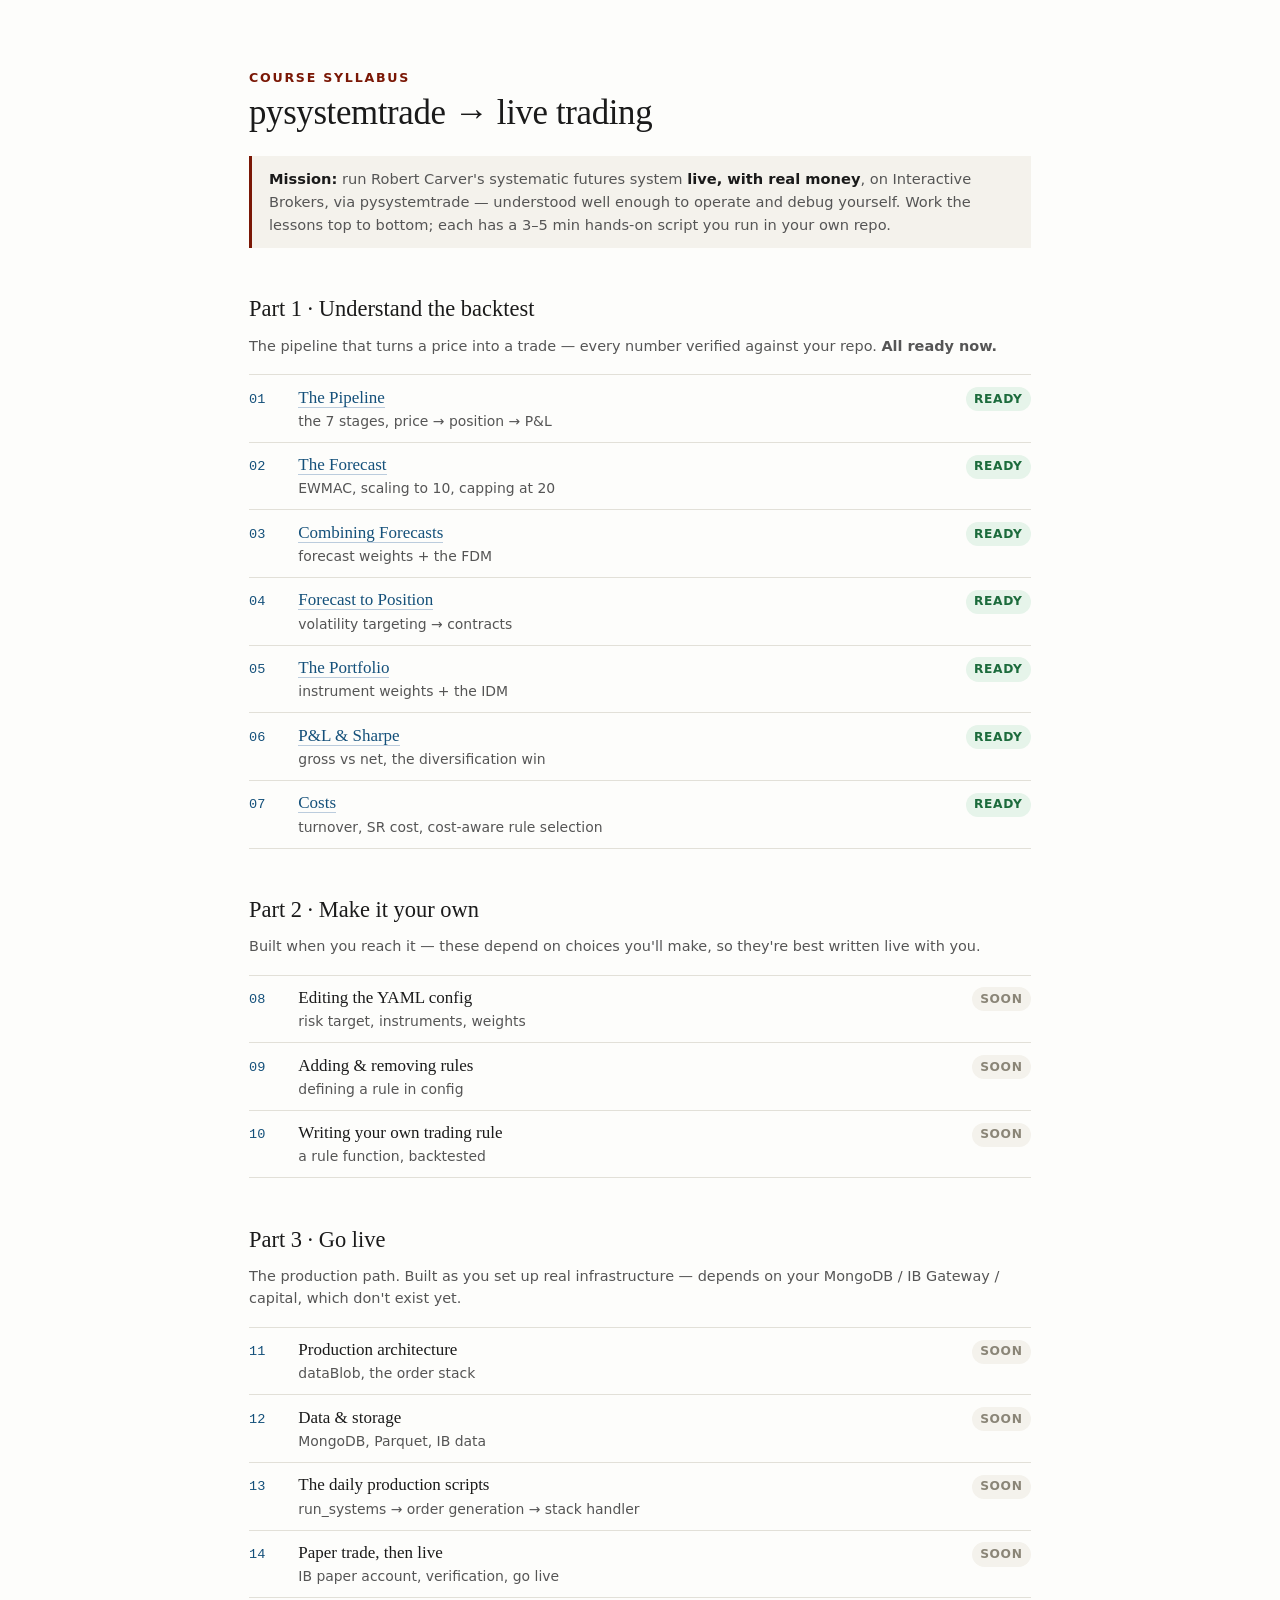
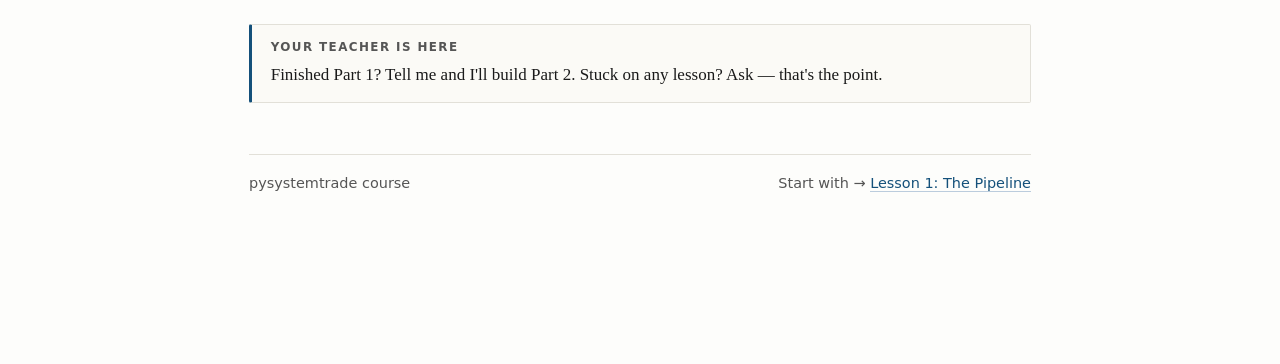
<file: _learning_sandbox/course/index.html>
<!doctype html>
<html lang="en">
<head>
  <meta charset="utf-8">
  <meta name="viewport" content="width=device-width, initial-scale=1">
  <title>pysystemtrade course · Index</title>
  <link rel="stylesheet" href="assets/course.css">
  <style>
    .part { margin-top: 2.4rem; }
    .part h2 { border:none; margin-bottom:.2rem; }
    .part .sub { font-family:-apple-system,system-ui,sans-serif; font-size:.85rem;
                 color:var(--ink-soft); margin:0 0 1rem; }
    .lesson-row { display:grid; grid-template-columns:2.2rem 1fr auto; gap:.7rem;
                  align-items:baseline; padding:.55rem 0; border-top:1px solid var(--rule); }
    .lesson-row:last-child { border-bottom:1px solid var(--rule); }
    .lesson-row .n { font-family:"SF Mono",Menlo,monospace; font-size:.8rem; color:var(--accent-2); }
    .lesson-row .t { font-size:1rem; }
    .lesson-row .t small { display:block; color:var(--ink-soft); font-size:.82rem;
                           font-family:-apple-system,system-ui,sans-serif; }
    .status { font-family:-apple-system,system-ui,sans-serif; font-size:.72rem;
              font-weight:700; letter-spacing:.05em; padding:.15rem .5rem; border-radius:99px; }
    .ready { background:#e6f4ea; color:#1c6b3c; }
    .soon  { background:#f4f2ec; color:#8a8577; }
  </style>
</head>
<body>

  <div class="eyebrow">Course syllabus</div>
  <h1>pysystemtrade → live trading</h1>
  <div class="mission">
    <b>Mission:</b> run Robert Carver's systematic futures system <b>live, with real money</b>,
    on Interactive Brokers, via pysystemtrade — understood well enough to operate and debug
    yourself. Work the lessons top to bottom; each has a 3–5 min hands-on script you run in
    your own repo.
  </div>

  <div class="part">
    <h2>Part 1 · Understand the backtest</h2>
    <p class="sub">The pipeline that turns a price into a trade — every number verified against your repo. <b>All ready now.</b></p>

    <div class="lesson-row"><span class="n">01</span><span class="t"><a href="lessons/0001-the-pipeline.html">The Pipeline</a><small>the 7 stages, price → position → P&amp;L</small></span><span class="status ready">READY</span></div>
    <div class="lesson-row"><span class="n">02</span><span class="t"><a href="lessons/0002-the-forecast.html">The Forecast</a><small>EWMAC, scaling to 10, capping at 20</small></span><span class="status ready">READY</span></div>
    <div class="lesson-row"><span class="n">03</span><span class="t"><a href="lessons/0003-combining-forecasts.html">Combining Forecasts</a><small>forecast weights + the FDM</small></span><span class="status ready">READY</span></div>
    <div class="lesson-row"><span class="n">04</span><span class="t"><a href="lessons/0004-position-sizing.html">Forecast to Position</a><small>volatility targeting → contracts</small></span><span class="status ready">READY</span></div>
    <div class="lesson-row"><span class="n">05</span><span class="t"><a href="lessons/0005-portfolio.html">The Portfolio</a><small>instrument weights + the IDM</small></span><span class="status ready">READY</span></div>
    <div class="lesson-row"><span class="n">06</span><span class="t"><a href="lessons/0006-pnl.html">P&amp;L &amp; Sharpe</a><small>gross vs net, the diversification win</small></span><span class="status ready">READY</span></div>
    <div class="lesson-row"><span class="n">07</span><span class="t"><a href="lessons/0007-costs.html">Costs</a><small>turnover, SR cost, cost-aware rule selection</small></span><span class="status ready">READY</span></div>
  </div>

  <div class="part">
    <h2>Part 2 · Make it your own</h2>
    <p class="sub">Built when you reach it — these depend on choices you'll make, so they're best written live with you.</p>
    <div class="lesson-row"><span class="n">08</span><span class="t">Editing the YAML config<small>risk target, instruments, weights</small></span><span class="status soon">SOON</span></div>
    <div class="lesson-row"><span class="n">09</span><span class="t">Adding &amp; removing rules<small>defining a rule in config</small></span><span class="status soon">SOON</span></div>
    <div class="lesson-row"><span class="n">10</span><span class="t">Writing your own trading rule<small>a rule function, backtested</small></span><span class="status soon">SOON</span></div>
  </div>

  <div class="part">
    <h2>Part 3 · Go live</h2>
    <p class="sub">The production path. Built as you set up real infrastructure — depends on your MongoDB / IB Gateway / capital, which don't exist yet.</p>
    <div class="lesson-row"><span class="n">11</span><span class="t">Production architecture<small>dataBlob, the order stack</small></span><span class="status soon">SOON</span></div>
    <div class="lesson-row"><span class="n">12</span><span class="t">Data &amp; storage<small>MongoDB, Parquet, IB data</small></span><span class="status soon">SOON</span></div>
    <div class="lesson-row"><span class="n">13</span><span class="t">The daily production scripts<small>run_systems → order generation → stack handler</small></span><span class="status soon">SOON</span></div>
    <div class="lesson-row"><span class="n">14</span><span class="t">Paper trade, then live<small>IB paper account, verification, go live</small></span><span class="status soon">SOON</span></div>
  </div>

  <div class="callout">
    <span class="tag">Your teacher is here</span>
    Finished Part 1? Tell me and I'll build Part 2. Stuck on any lesson? Ask — that's the point.
  </div>

  <footer>
    <span>pysystemtrade course</span>
    <span>Start with → <a href="lessons/0001-the-pipeline.html">Lesson 1: The Pipeline</a></span>
  </footer>

</body>
</html>
</file>
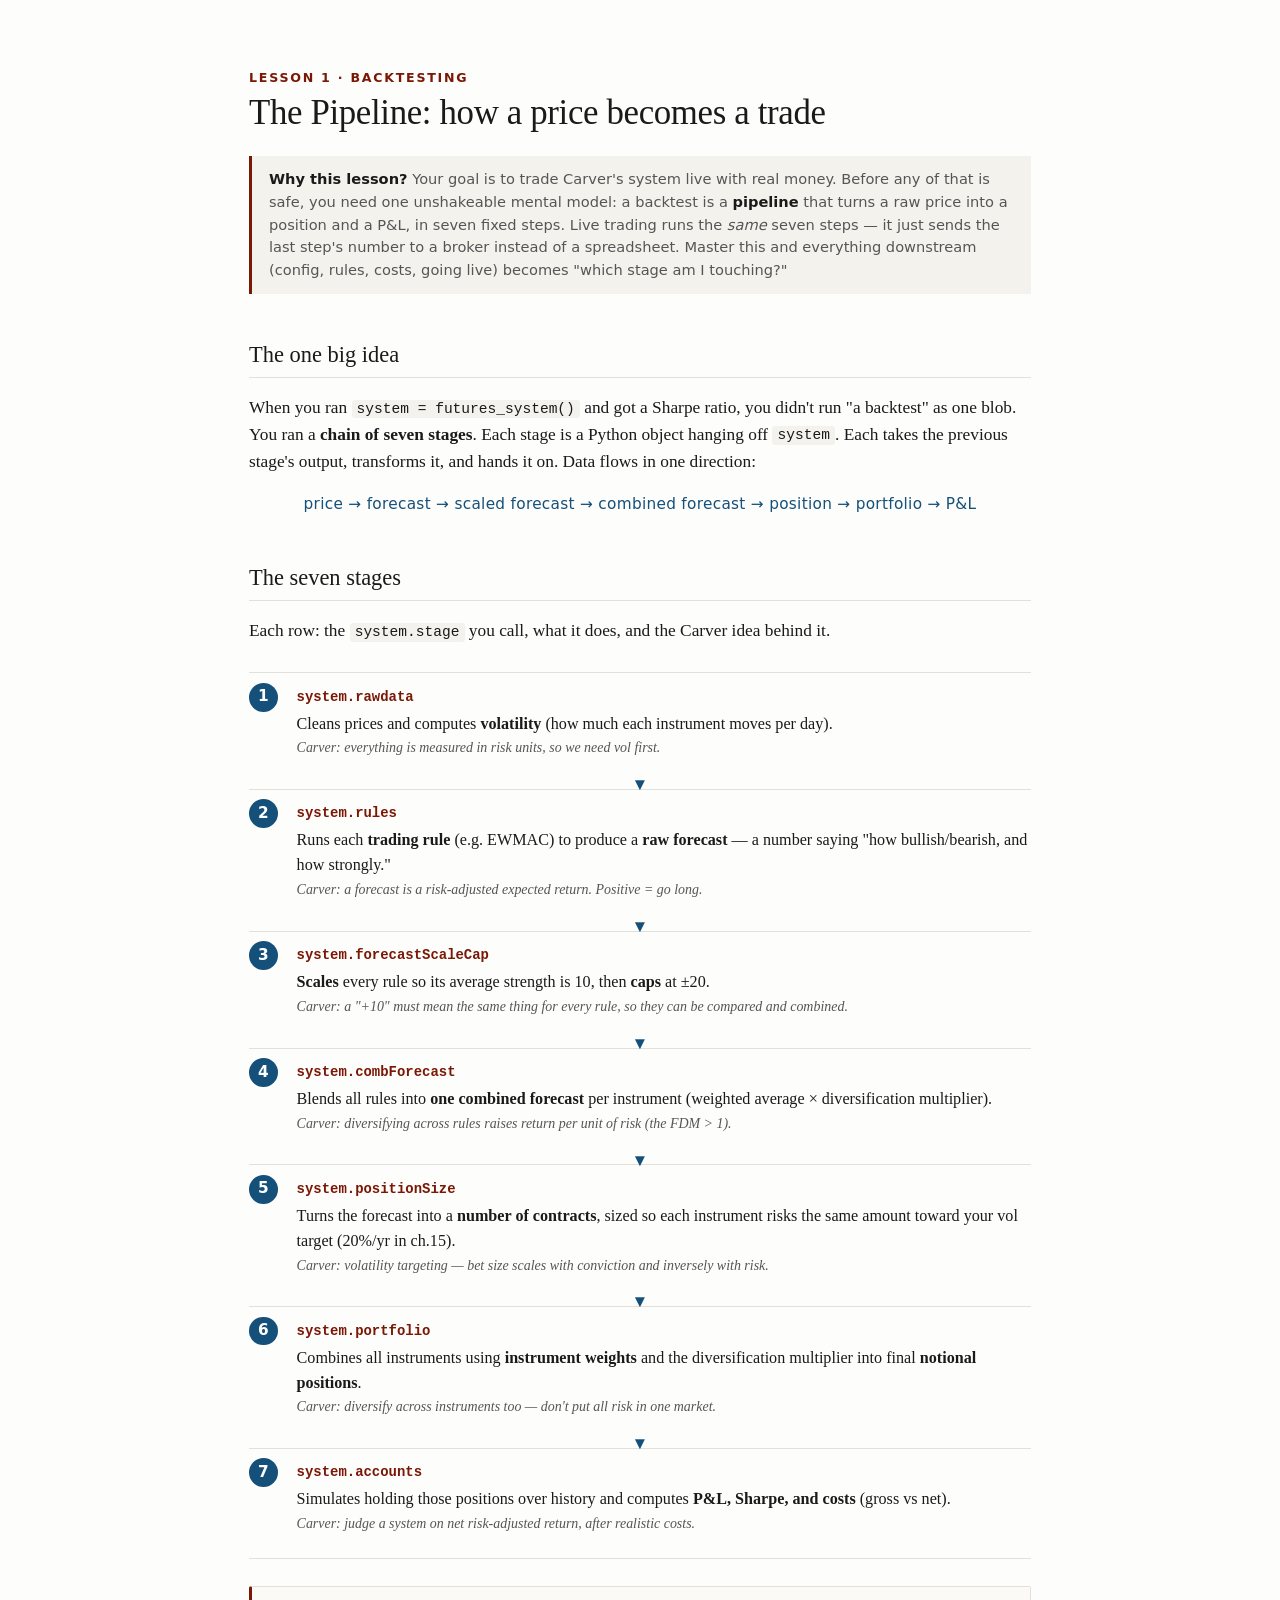
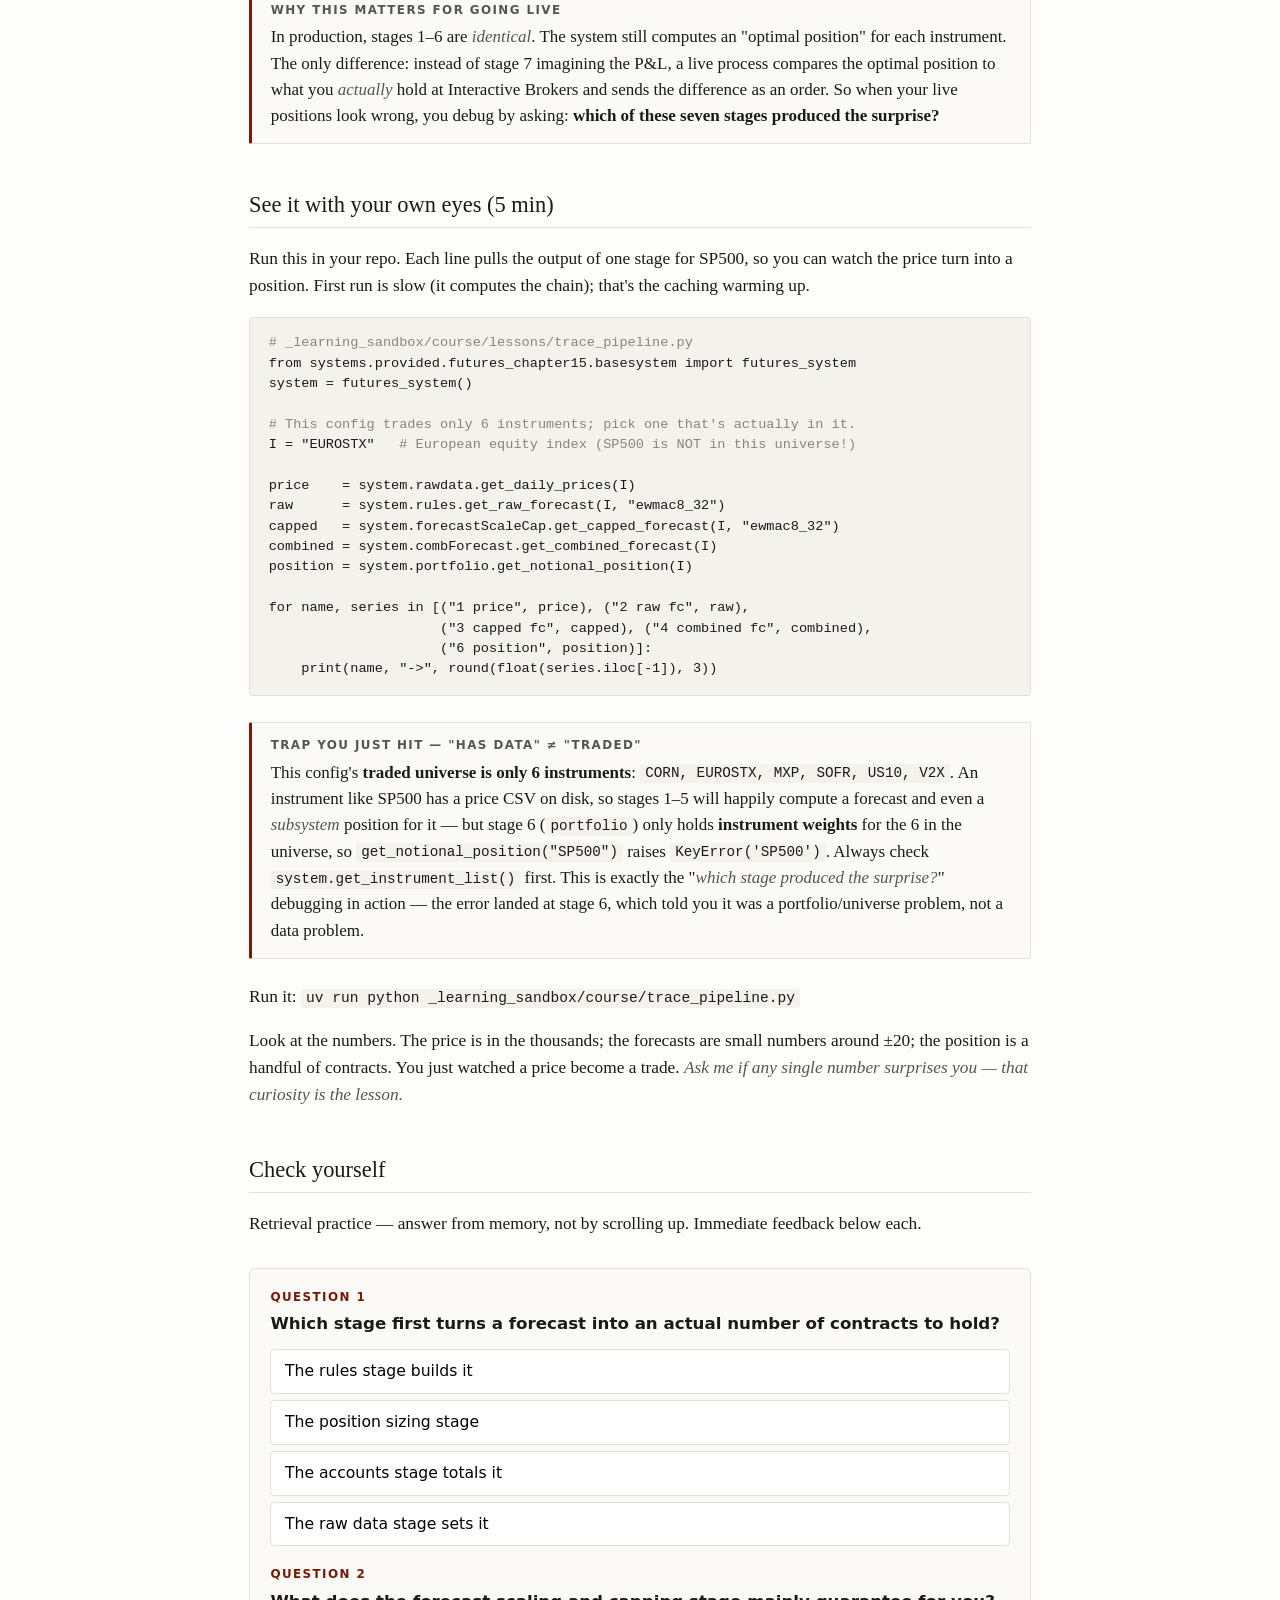
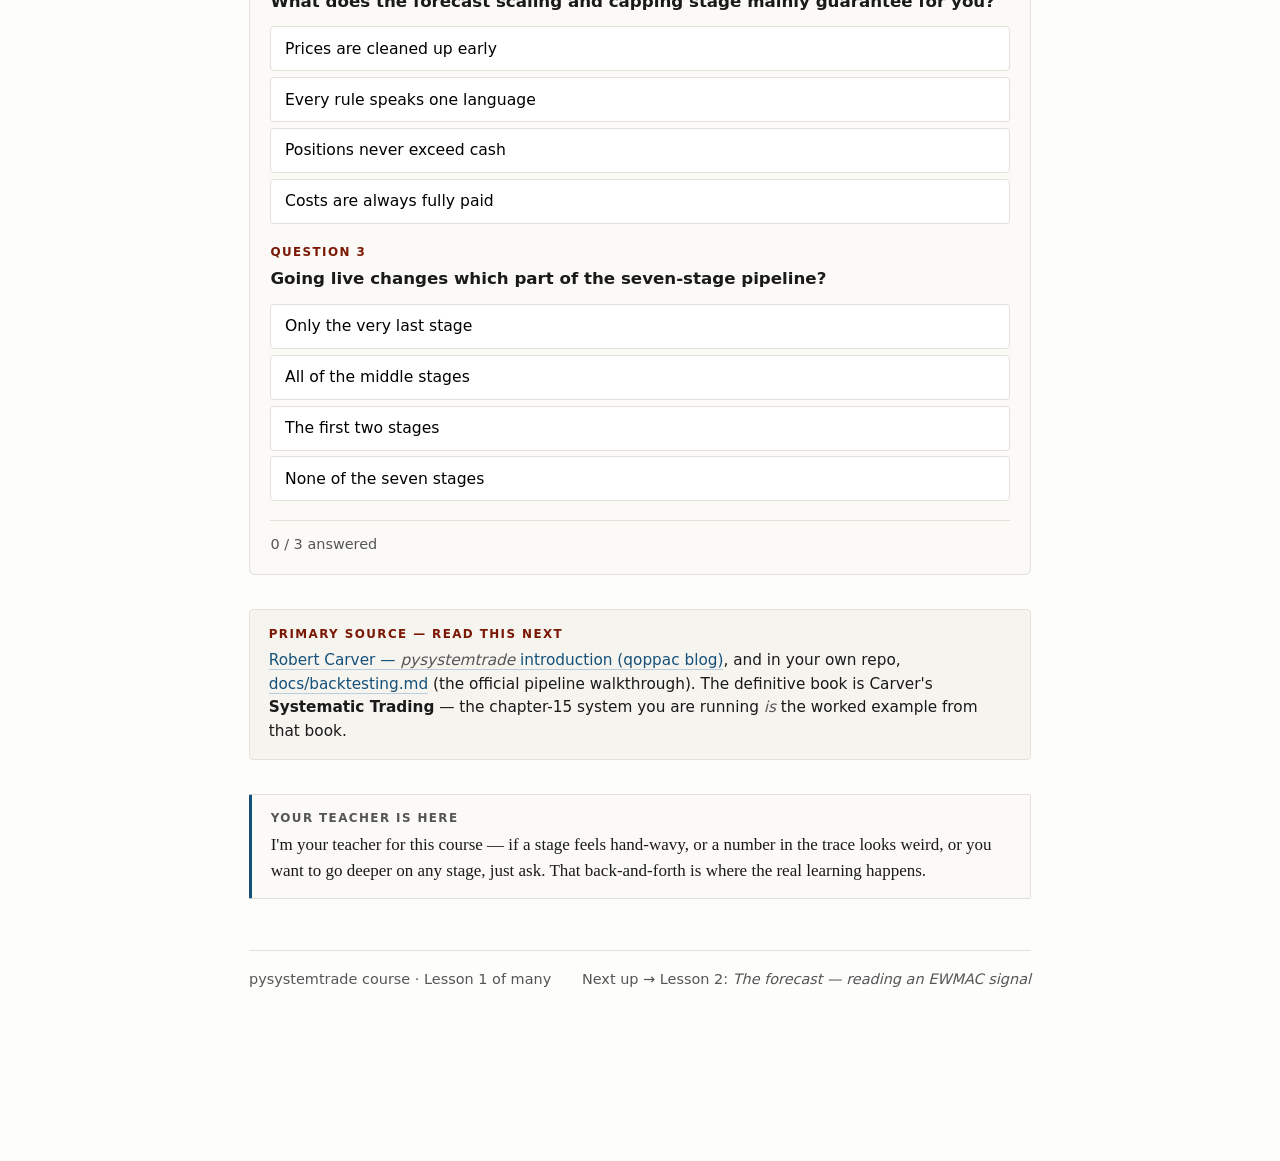
<file: _learning_sandbox/course/lessons/0001-the-pipeline.html>
<!doctype html>
<html lang="en">
<head>
  <meta charset="utf-8">
  <meta name="viewport" content="width=device-width, initial-scale=1">
  <title>Lesson 1 · The Pipeline — pysystemtrade course</title>
  <link rel="stylesheet" href="../assets/course.css">
</head>
<body>

  <div class="eyebrow">Lesson 1 · Backtesting</div>
  <h1>The Pipeline: how a price becomes a trade</h1>

  <div class="mission">
    <b>Why this lesson?</b> Your goal is to trade Carver's system live with real money.
    Before any of that is safe, you need one unshakeable mental model: a backtest is a
    <b>pipeline</b> that turns a raw price into a position and a P&amp;L, in seven fixed
    steps. Live trading runs the <em>same</em> seven steps — it just sends the last
    step's number to a broker instead of a spreadsheet. Master this and everything
    downstream (config, rules, costs, going live) becomes "which stage am I touching?"
  </div>

  <h2>The one big idea</h2>
  <p>
    When you ran <code>system = futures_system()</code> and got a Sharpe ratio, you didn't
    run "a backtest" as one blob. You ran a <strong>chain of seven stages</strong>. Each
    stage is a Python object hanging off <code>system</code>. Each takes the previous
    stage's output, transforms it, and hands it on. Data flows in one direction:
  </p>

  <p style="text-align:center; font-family:-apple-system,system-ui,sans-serif; font-size:.9rem; color:var(--accent-2); letter-spacing:.02em;">
    price → forecast → scaled forecast → combined forecast → position → portfolio → P&amp;L
  </p>

  <h2>The seven stages</h2>
  <p>Each row: the <code>system.stage</code> you call, what it does, and the Carver idea behind it.</p>

  <div class="pipeline">
    <div class="stage">
      <div class="num">1</div>
      <div class="body">
        <span class="name">system.rawdata</span>
        <p class="desc">Cleans prices and computes <strong>volatility</strong> (how much each instrument moves per day).</p>
        <p class="carver">Carver: everything is measured in <em>risk units</em>, so we need vol first.</p>
      </div>
    </div>
    <div class="arrow">▼</div>
    <div class="stage">
      <div class="num">2</div>
      <div class="body">
        <span class="name">system.rules</span>
        <p class="desc">Runs each <strong>trading rule</strong> (e.g. EWMAC) to produce a <strong>raw forecast</strong> — a number saying "how bullish/bearish, and how strongly."</p>
        <p class="carver">Carver: a forecast is a risk-adjusted expected return. Positive = go long.</p>
      </div>
    </div>
    <div class="arrow">▼</div>
    <div class="stage">
      <div class="num">3</div>
      <div class="body">
        <span class="name">system.forecastScaleCap</span>
        <p class="desc"><strong>Scales</strong> every rule so its average strength is 10, then <strong>caps</strong> at ±20.</p>
        <p class="carver">Carver: a "+10" must mean the same thing for every rule, so they can be compared and combined.</p>
      </div>
    </div>
    <div class="arrow">▼</div>
    <div class="stage">
      <div class="num">4</div>
      <div class="body">
        <span class="name">system.combForecast</span>
        <p class="desc">Blends all rules into <strong>one combined forecast</strong> per instrument (weighted average × diversification multiplier).</p>
        <p class="carver">Carver: diversifying across rules raises return per unit of risk (the FDM &gt; 1).</p>
      </div>
    </div>
    <div class="arrow">▼</div>
    <div class="stage">
      <div class="num">5</div>
      <div class="body">
        <span class="name">system.positionSize</span>
        <p class="desc">Turns the forecast into a <strong>number of contracts</strong>, sized so each instrument risks the same amount toward your vol target (20%/yr in ch.15).</p>
        <p class="carver">Carver: <em>volatility targeting</em> — bet size scales with conviction and inversely with risk.</p>
      </div>
    </div>
    <div class="arrow">▼</div>
    <div class="stage">
      <div class="num">6</div>
      <div class="body">
        <span class="name">system.portfolio</span>
        <p class="desc">Combines all instruments using <strong>instrument weights</strong> and the diversification multiplier into final <strong>notional positions</strong>.</p>
        <p class="carver">Carver: diversify across instruments too — don't put all risk in one market.</p>
      </div>
    </div>
    <div class="arrow">▼</div>
    <div class="stage">
      <div class="num">7</div>
      <div class="body">
        <span class="name">system.accounts</span>
        <p class="desc">Simulates holding those positions over history and computes <strong>P&amp;L, Sharpe, and costs</strong> (gross vs net).</p>
        <p class="carver">Carver: judge a system on <em>net</em> risk-adjusted return, after realistic costs.</p>
      </div>
    </div>
  </div>

  <div class="callout why">
    <span class="tag">Why this matters for going live</span>
    In production, stages 1–6 are <em>identical</em>. The system still computes an
    "optimal position" for each instrument. The only difference: instead of stage 7
    imagining the P&amp;L, a live process compares the optimal position to what you
    <em>actually</em> hold at Interactive Brokers and sends the difference as an order.
    So when your live positions look wrong, you debug by asking: <b>which of these seven
    stages produced the surprise?</b>
  </div>

  <h2>See it with your own eyes (5 min)</h2>
  <p>
    Run this in your repo. Each line pulls the output of one stage for SP500, so you can
    watch the price turn into a position. First run is slow (it computes the chain); that's
    the caching warming up.
  </p>
<pre><code><span class="comment"># _learning_sandbox/course/lessons/trace_pipeline.py</span>
from systems.provided.futures_chapter15.basesystem import futures_system
system = futures_system()

<span class="comment"># This config trades only 6 instruments; pick one that's actually in it.</span>
I = "EUROSTX"   <span class="comment"># European equity index (SP500 is NOT in this universe!)</span>

price    = system.rawdata.get_daily_prices(I)
raw      = system.rules.get_raw_forecast(I, "ewmac8_32")
capped   = system.forecastScaleCap.get_capped_forecast(I, "ewmac8_32")
combined = system.combForecast.get_combined_forecast(I)
position = system.portfolio.get_notional_position(I)

for name, series in [("1 price", price), ("2 raw fc", raw),
                     ("3 capped fc", capped), ("4 combined fc", combined),
                     ("6 position", position)]:
    print(name, "->", round(float(series.iloc[-1]), 3))
</code></pre>

  <div class="callout why">
    <span class="tag">Trap you just hit — "has data" ≠ "traded"</span>
    This config's <strong>traded universe is only 6 instruments</strong>:
    <code>CORN, EUROSTX, MXP, SOFR, US10, V2X</code>. An instrument like SP500 has a
    price CSV on disk, so stages 1–5 will happily compute a forecast and even a
    <em>subsystem</em> position for it — but stage 6 (<code>portfolio</code>) only holds
    <strong>instrument weights</strong> for the 6 in the universe, so
    <code>get_notional_position("SP500")</code> raises <code>KeyError('SP500')</code>.
    Always check <code>system.get_instrument_list()</code> first. This is exactly the
    "<em>which stage produced the surprise?</em>" debugging in action — the error landed
    at stage 6, which told you it was a portfolio/universe problem, not a data problem.
  </div>
  <p>Run it: <code>uv run python _learning_sandbox/course/trace_pipeline.py</code></p>
  <p>
    Look at the numbers. The price is in the thousands; the forecasts are small numbers
    around ±20; the position is a handful of contracts. You just watched a price become a
    trade. <em>Ask me if any single number surprises you — that curiosity is the lesson.</em>
  </p>

  <h2>Check yourself</h2>
  <p>Retrieval practice — answer from memory, not by scrolling up. Immediate feedback below each.</p>

  <div class="quiz" data-quiz='[
    {"q":"Which stage first turns a forecast into an actual number of contracts to hold?",
     "options":["The rules stage builds it","The position sizing stage","The accounts stage totals it","The raw data stage sets it"],
     "correct":1,
     "why":"positionSize applies volatility targeting: forecast strength + risk target + instrument vol produce a contract count."},
    {"q":"What does the forecast scaling and capping stage mainly guarantee for you?",
     "options":["Prices are cleaned up early","Every rule speaks one language","Positions never exceed cash","Costs are always fully paid"],
     "correct":1,
     "why":"Scaling makes every rule average ~10 and caps at ±20, so a +10 means the same thing across all rules — required before combining them."},
    {"q":"Going live changes which part of the seven-stage pipeline?",
     "options":["Only the very last stage","All of the middle stages","The first two stages","None of the seven stages"],
     "correct":0,
     "why":"Stages 1-6 are identical live. Only the final step differs: compare the optimal position to your real broker position and trade the gap."}
  ]'></div>

  <div class="source">
    <span class="tag">Primary source — read this next</span>
    <a href="https://qoppac.blogspot.com/2016/01/pysystemtrade.html">Robert Carver — <em>pysystemtrade</em> introduction (qoppac blog)</a>,
    and in your own repo, <a href="../../../docs/backtesting.md">docs/backtesting.md</a>
    (the official pipeline walkthrough). The definitive book is Carver's
    <strong>Systematic Trading</strong> — the chapter-15 system you are running <em>is</em>
    the worked example from that book.
  </div>

  <div class="callout">
    <span class="tag">Your teacher is here</span>
    I'm your teacher for this course — if a stage feels hand-wavy, or a number in the
    trace looks weird, or you want to go deeper on any stage, just ask. That back-and-forth
    is where the real learning happens.
  </div>

  <footer>
    <span>pysystemtrade course · Lesson 1 of many</span>
    <span>Next up → Lesson 2: <em>The forecast — reading an EWMAC signal</em></span>
  </footer>

  <script src="../assets/quiz.js"></script>
</body>
</html>
</file>
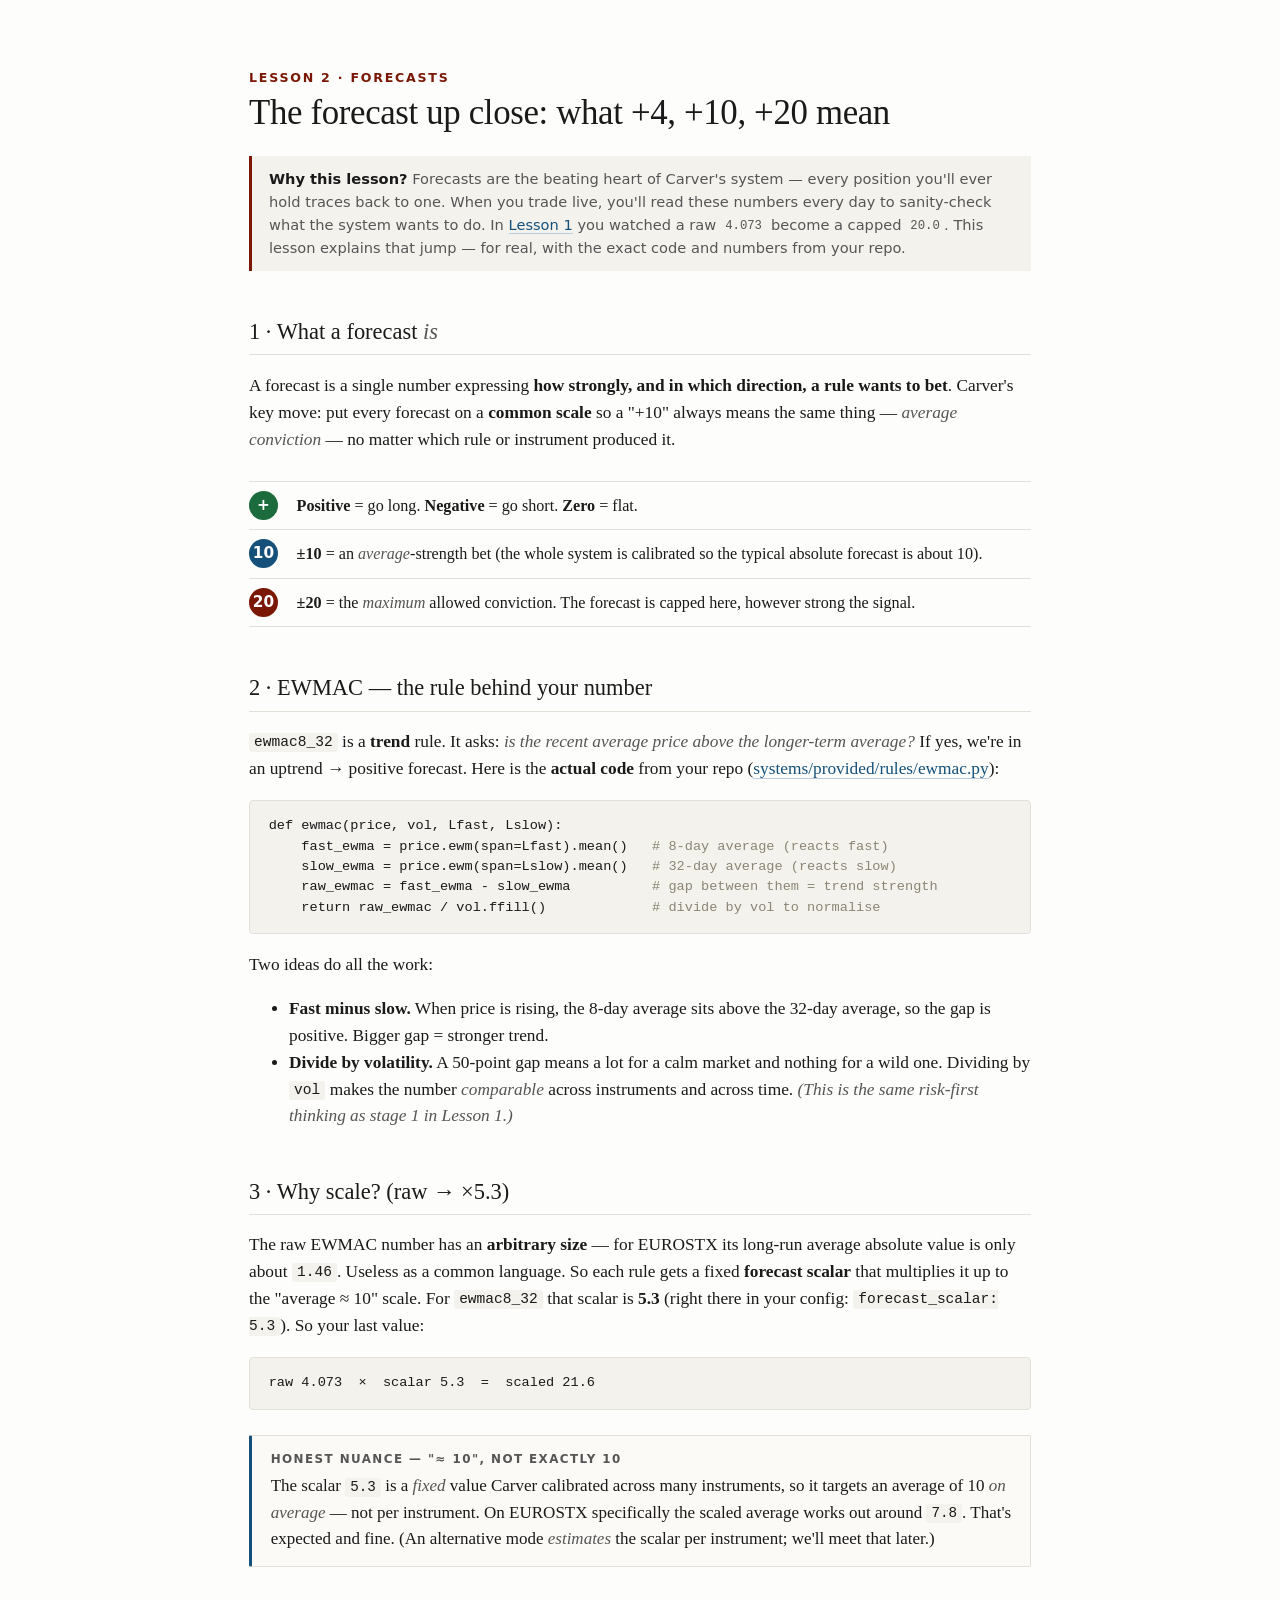
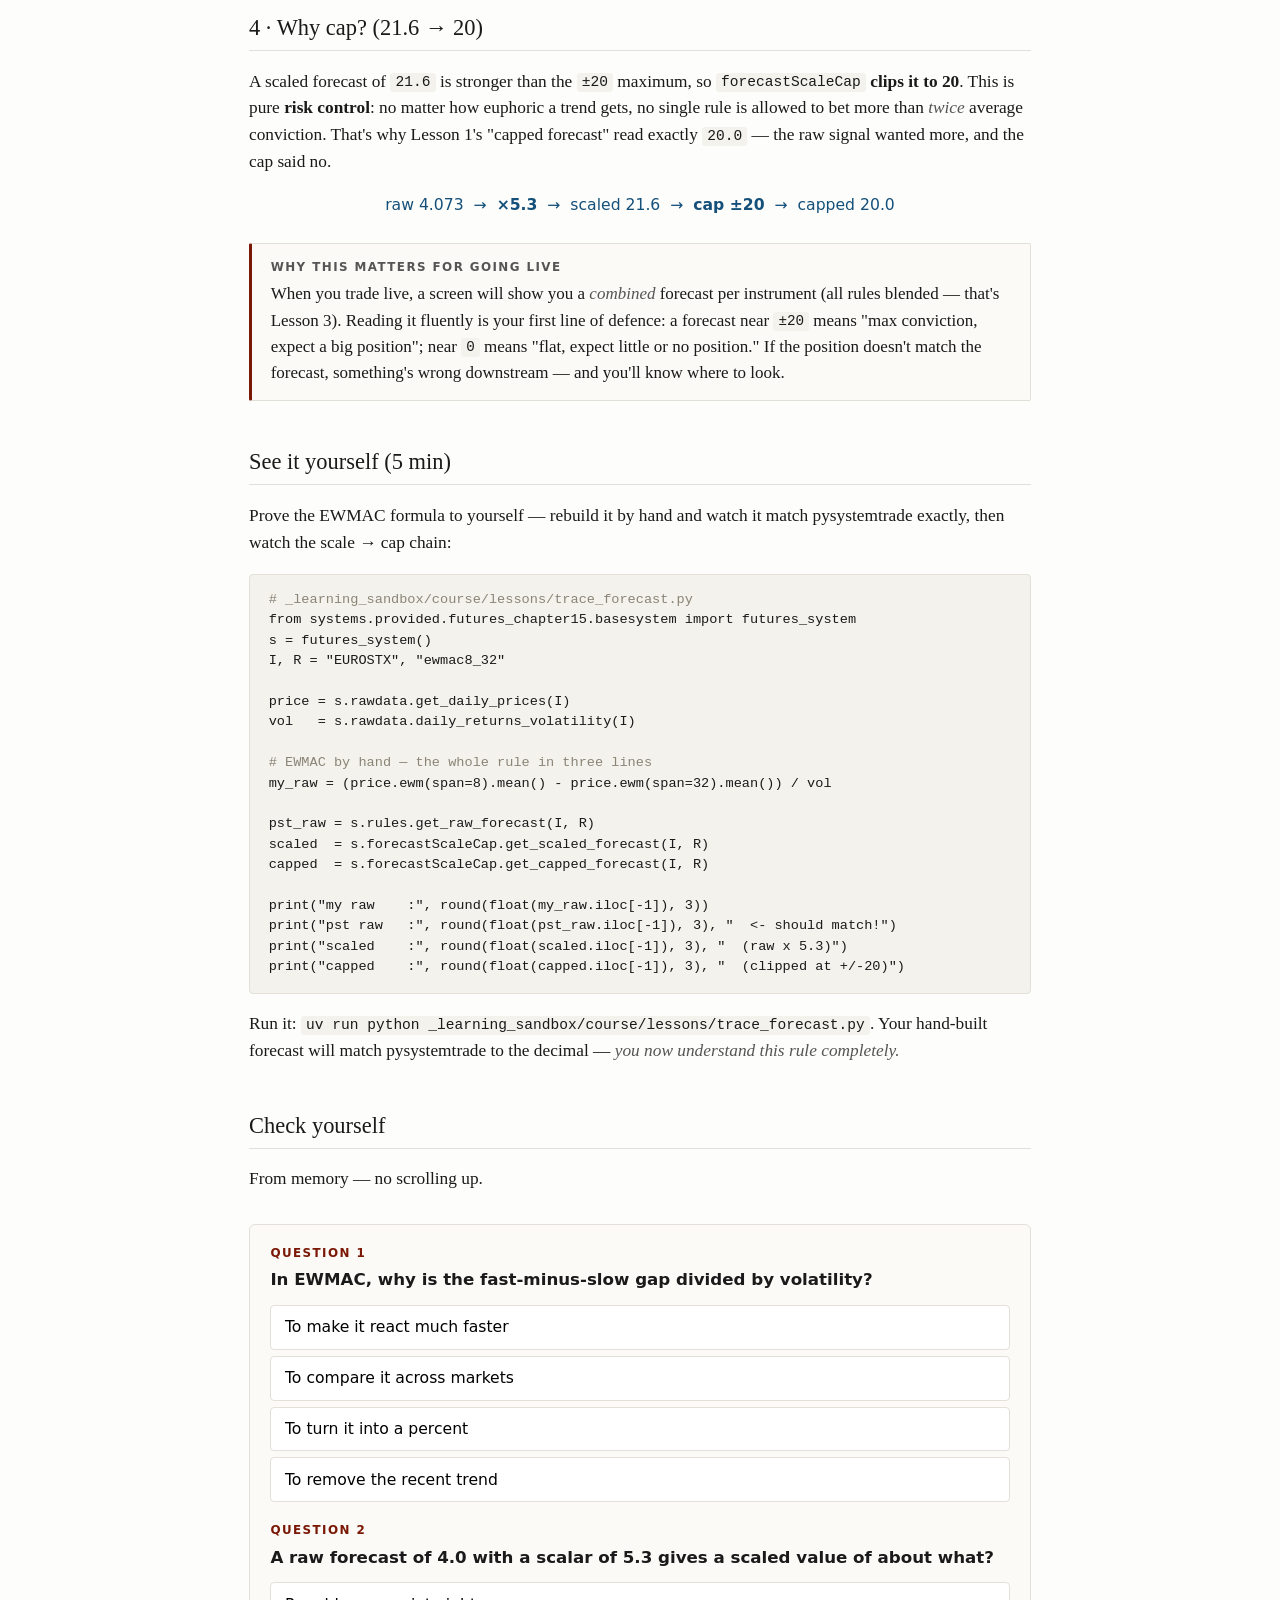
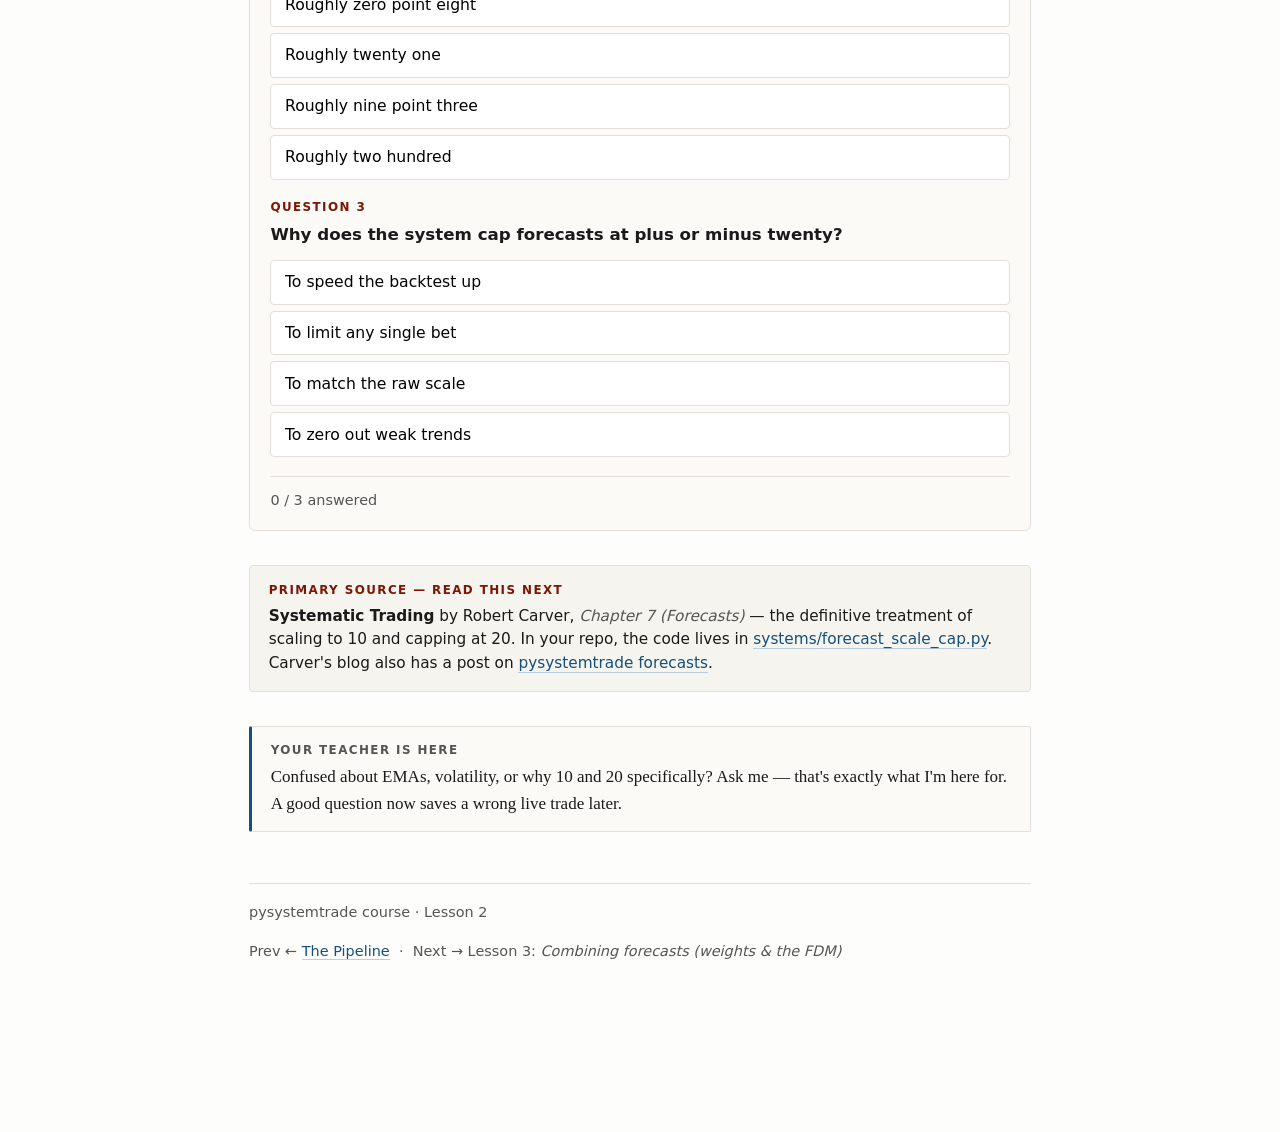
<file: _learning_sandbox/course/lessons/0002-the-forecast.html>
<!doctype html>
<html lang="en">
<head>
  <meta charset="utf-8">
  <meta name="viewport" content="width=device-width, initial-scale=1">
  <title>Lesson 2 · The Forecast — pysystemtrade course</title>
  <link rel="stylesheet" href="../assets/course.css">
</head>
<body>

  <div class="eyebrow">Lesson 2 · Forecasts</div>
  <h1>The forecast up close: what +4, +10, +20 mean</h1>

  <div class="mission">
    <b>Why this lesson?</b> Forecasts are the beating heart of Carver's system — every
    position you'll ever hold traces back to one. When you trade live, you'll read these
    numbers every day to sanity-check what the system wants to do. In
    <a href="0001-the-pipeline.html">Lesson 1</a> you watched a raw <code>4.073</code>
    become a capped <code>20.0</code>. This lesson explains that jump — for real, with the
    exact code and numbers from your repo.
  </div>

  <h2>1 · What a forecast <em>is</em></h2>
  <p>
    A forecast is a single number expressing <strong>how strongly, and in which direction,
    a rule wants to bet</strong>. Carver's key move: put every forecast on a
    <strong>common scale</strong> so a "+10" always means the same thing —
    <em>average conviction</em> — no matter which rule or instrument produced it.
  </p>

  <div class="pipeline">
    <div class="stage"><div class="num" style="background:#1c6b3c">+</div><div class="body">
      <p class="desc"><strong>Positive</strong> = go long. <strong>Negative</strong> = go short. <strong>Zero</strong> = flat.</p></div></div>
    <div class="stage"><div class="num" style="background:#14507a">10</div><div class="body">
      <p class="desc"><strong>±10</strong> = an <em>average</em>-strength bet (the whole system is calibrated so the typical absolute forecast is about 10).</p></div></div>
    <div class="stage"><div class="num" style="background:#7a1705">20</div><div class="body">
      <p class="desc"><strong>±20</strong> = the <em>maximum</em> allowed conviction. The forecast is capped here, however strong the signal.</p></div></div>
  </div>

  <h2>2 · EWMAC — the rule behind your number</h2>
  <p>
    <code>ewmac8_32</code> is a <strong>trend</strong> rule. It asks: <em>is the recent
    average price above the longer-term average?</em> If yes, we're in an uptrend → positive
    forecast. Here is the <strong>actual code</strong> from your repo
    (<a href="../../../systems/provided/rules/ewmac.py">systems/provided/rules/ewmac.py</a>):
  </p>
<pre><code>def ewmac(price, vol, Lfast, Lslow):
    fast_ewma = price.ewm(span=Lfast).mean()   <span class="comment"># 8-day average (reacts fast)</span>
    slow_ewma = price.ewm(span=Lslow).mean()   <span class="comment"># 32-day average (reacts slow)</span>
    raw_ewmac = fast_ewma - slow_ewma          <span class="comment"># gap between them = trend strength</span>
    return raw_ewmac / vol.ffill()             <span class="comment"># divide by vol to normalise</span>
</code></pre>
  <p>Two ideas do all the work:</p>
  <ul>
    <li><strong>Fast minus slow.</strong> When price is rising, the 8-day average sits above
      the 32-day average, so the gap is positive. Bigger gap = stronger trend.</li>
    <li><strong>Divide by volatility.</strong> A 50-point gap means a lot for a calm market
      and nothing for a wild one. Dividing by <code>vol</code> makes the number
      <em>comparable</em> across instruments and across time. <em>(This is the same
      risk-first thinking as stage 1 in Lesson 1.)</em></li>
  </ul>

  <h2>3 · Why scale? (raw → ×5.3)</h2>
  <p>
    The raw EWMAC number has an <strong>arbitrary size</strong> — for EUROSTX its long-run
    average absolute value is only about <code>1.46</code>. Useless as a common language. So
    each rule gets a fixed <strong>forecast scalar</strong> that multiplies it up to the
    "average ≈ 10" scale. For <code>ewmac8_32</code> that scalar is
    <strong>5.3</strong> (right there in your config:
    <code>forecast_scalar: 5.3</code>). So your last value:
  </p>
<pre><code>raw 4.073  ×  scalar 5.3  =  scaled 21.6</code></pre>
  <div class="callout">
    <span class="tag">Honest nuance — "≈ 10", not exactly 10</span>
    The scalar <code>5.3</code> is a <em>fixed</em> value Carver calibrated across many
    instruments, so it targets an average of 10 <em>on average</em> — not per instrument.
    On EUROSTX specifically the scaled average works out around <code>7.8</code>. That's
    expected and fine. (An alternative mode <em>estimates</em> the scalar per instrument;
    we'll meet that later.)
  </div>

  <h2>4 · Why cap? (21.6 → 20)</h2>
  <p>
    A scaled forecast of <code>21.6</code> is stronger than the <code>±20</code> maximum, so
    <code>forecastScaleCap</code> <strong>clips it to 20</strong>. This is pure
    <strong>risk control</strong>: no matter how euphoric a trend gets, no single rule is
    allowed to bet more than <em>twice</em> average conviction. That's why Lesson 1's
    "capped forecast" read exactly <code>20.0</code> — the raw signal wanted more, and the
    cap said no.
  </p>
  <p style="text-align:center; font-family:-apple-system,system-ui,sans-serif; font-size:.92rem; color:var(--accent-2);">
    raw 4.073 &nbsp;→&nbsp; <b>×5.3</b> &nbsp;→&nbsp; scaled 21.6 &nbsp;→&nbsp; <b>cap ±20</b> &nbsp;→&nbsp; capped 20.0
  </p>

  <div class="callout why">
    <span class="tag">Why this matters for going live</span>
    When you trade live, a screen will show you a <em>combined</em> forecast per instrument
    (all rules blended — that's Lesson 3). Reading it fluently is your first line of defence:
    a forecast near <code>±20</code> means "max conviction, expect a big position"; near
    <code>0</code> means "flat, expect little or no position." If the position doesn't match
    the forecast, something's wrong downstream — and you'll know where to look.
  </div>

  <h2>See it yourself (5 min)</h2>
  <p>Prove the EWMAC formula to yourself — rebuild it by hand and watch it match pysystemtrade exactly, then watch the scale → cap chain:</p>
<pre><code><span class="comment"># _learning_sandbox/course/lessons/trace_forecast.py</span>
from systems.provided.futures_chapter15.basesystem import futures_system
s = futures_system()
I, R = "EUROSTX", "ewmac8_32"

price = s.rawdata.get_daily_prices(I)
vol   = s.rawdata.daily_returns_volatility(I)

<span class="comment"># EWMAC by hand — the whole rule in three lines</span>
my_raw = (price.ewm(span=8).mean() - price.ewm(span=32).mean()) / vol

pst_raw = s.rules.get_raw_forecast(I, R)
scaled  = s.forecastScaleCap.get_scaled_forecast(I, R)
capped  = s.forecastScaleCap.get_capped_forecast(I, R)

print("my raw    :", round(float(my_raw.iloc[-1]), 3))
print("pst raw   :", round(float(pst_raw.iloc[-1]), 3), "  <- should match!")
print("scaled    :", round(float(scaled.iloc[-1]), 3), "  (raw x 5.3)")
print("capped    :", round(float(capped.iloc[-1]), 3), "  (clipped at +/-20)")
</code></pre>
  <p>Run it: <code>uv run python _learning_sandbox/course/lessons/trace_forecast.py</code>.
     Your hand-built forecast will match pysystemtrade to the decimal — <em>you now
     understand this rule completely.</em></p>

  <h2>Check yourself</h2>
  <p>From memory — no scrolling up.</p>

  <div class="quiz" data-quiz='[
    {"q":"In EWMAC, why is the fast-minus-slow gap divided by volatility?",
     "options":["To make it react much faster","To compare it across markets","To turn it into a percent","To remove the recent trend"],
     "correct":1,
     "why":"Dividing by vol normalises the gap so a forecast means the same thing on a calm market as on a wild one — comparable across instruments and time."},
    {"q":"A raw forecast of 4.0 with a scalar of 5.3 gives a scaled value of about what?",
     "options":["Roughly zero point eight","Roughly twenty one","Roughly nine point three","Roughly two hundred"],
     "correct":1,
     "why":"4.0 x 5.3 = 21.2. The scalar multiplies the arbitrary raw number up onto the shared average-10 scale."},
    {"q":"Why does the system cap forecasts at plus or minus twenty?",
     "options":["To speed the backtest up","To limit any single bet","To match the raw scale","To zero out weak trends"],
     "correct":1,
     "why":"Capping is risk control: no single rule may bet more than twice average conviction, however extreme the signal gets."}
  ]'></div>

  <div class="source">
    <span class="tag">Primary source — read this next</span>
    <strong>Systematic Trading</strong> by Robert Carver, <em>Chapter 7 (Forecasts)</em> — the
    definitive treatment of scaling to 10 and capping at 20. In your repo, the code lives in
    <a href="../../../systems/forecast_scale_cap.py">systems/forecast_scale_cap.py</a>.
    Carver's blog also has a post on
    <a href="https://qoppac.blogspot.com/2016/01/pysystemtrade.html">pysystemtrade forecasts</a>.
  </div>

  <div class="callout">
    <span class="tag">Your teacher is here</span>
    Confused about EMAs, volatility, or why 10 and 20 specifically? Ask me — that's exactly
    what I'm here for. A good question now saves a wrong live trade later.
  </div>

  <footer>
    <span>pysystemtrade course · Lesson 2</span>
    <span>Prev ← <a href="0001-the-pipeline.html">The Pipeline</a> &nbsp;·&nbsp; Next → Lesson 3: <em>Combining forecasts (weights &amp; the FDM)</em></span>
  </footer>

  <script src="../assets/quiz.js"></script>
</body>
</html>
</file>
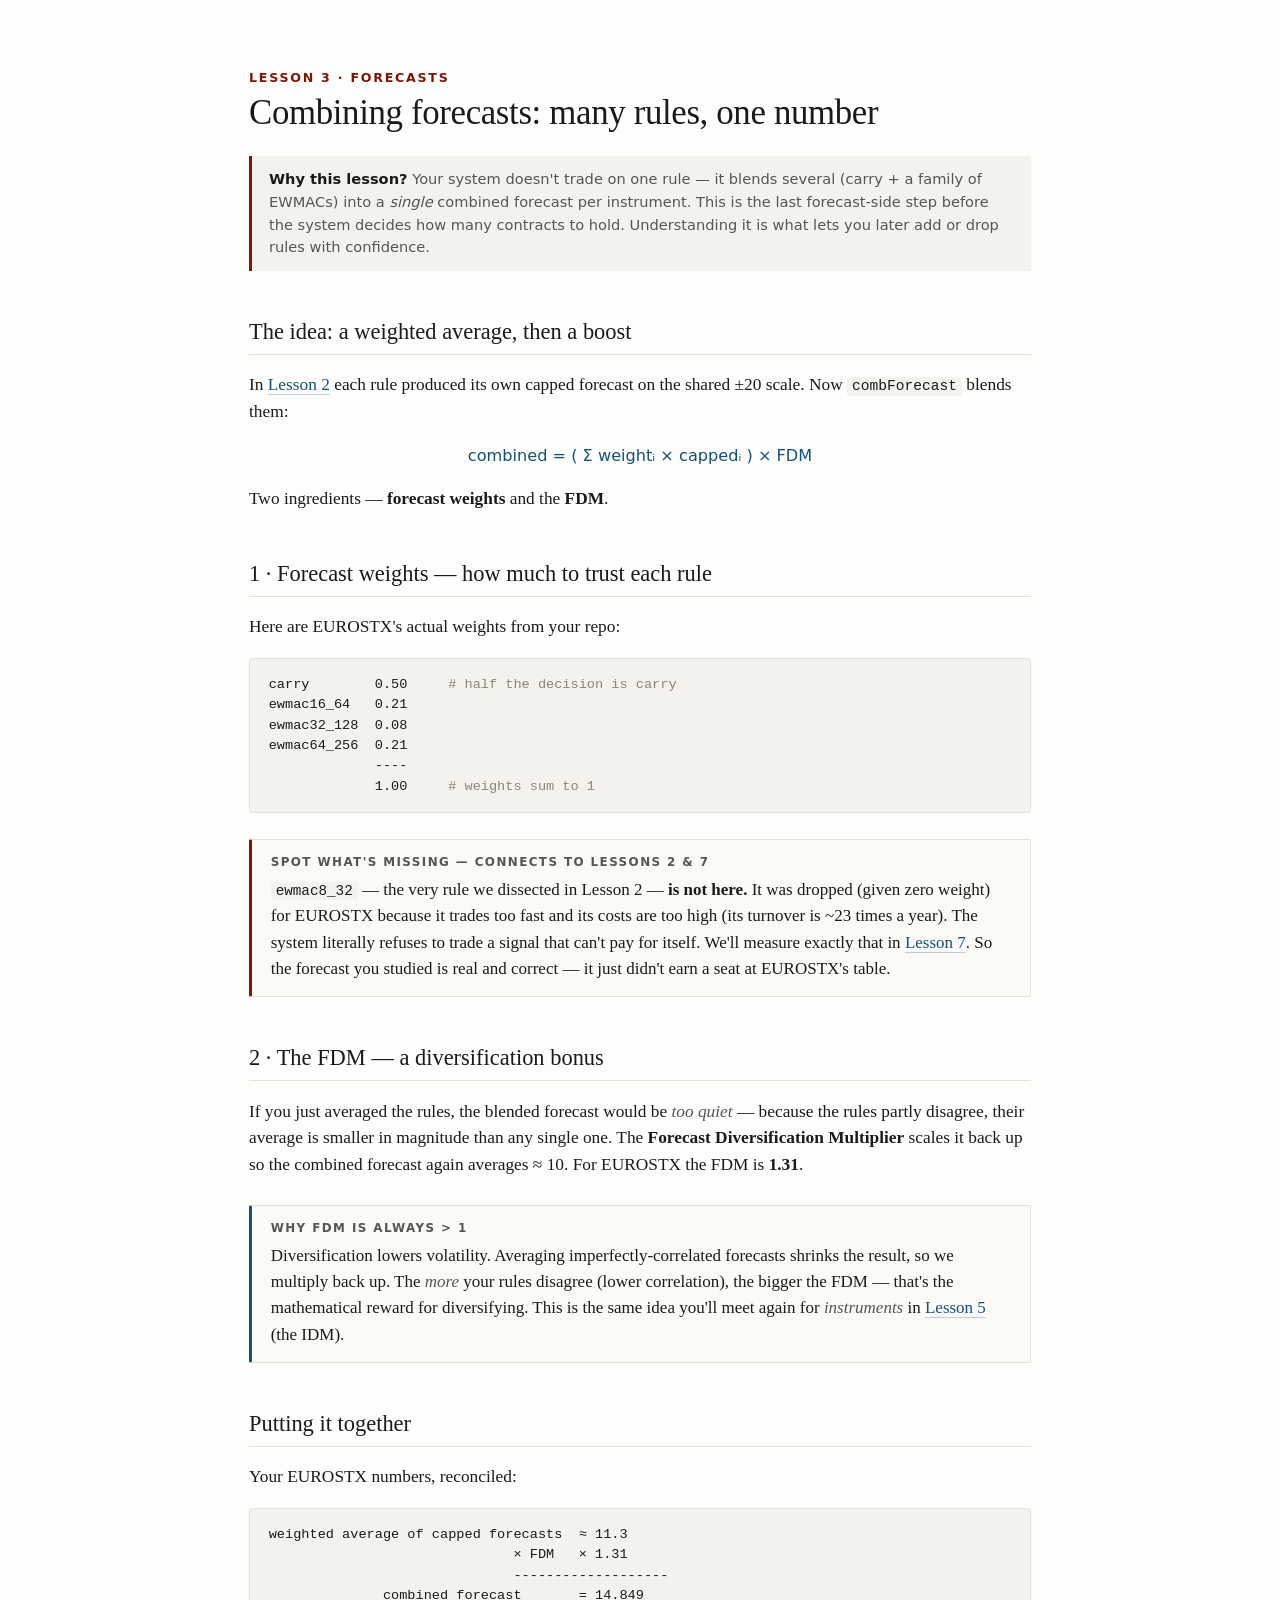
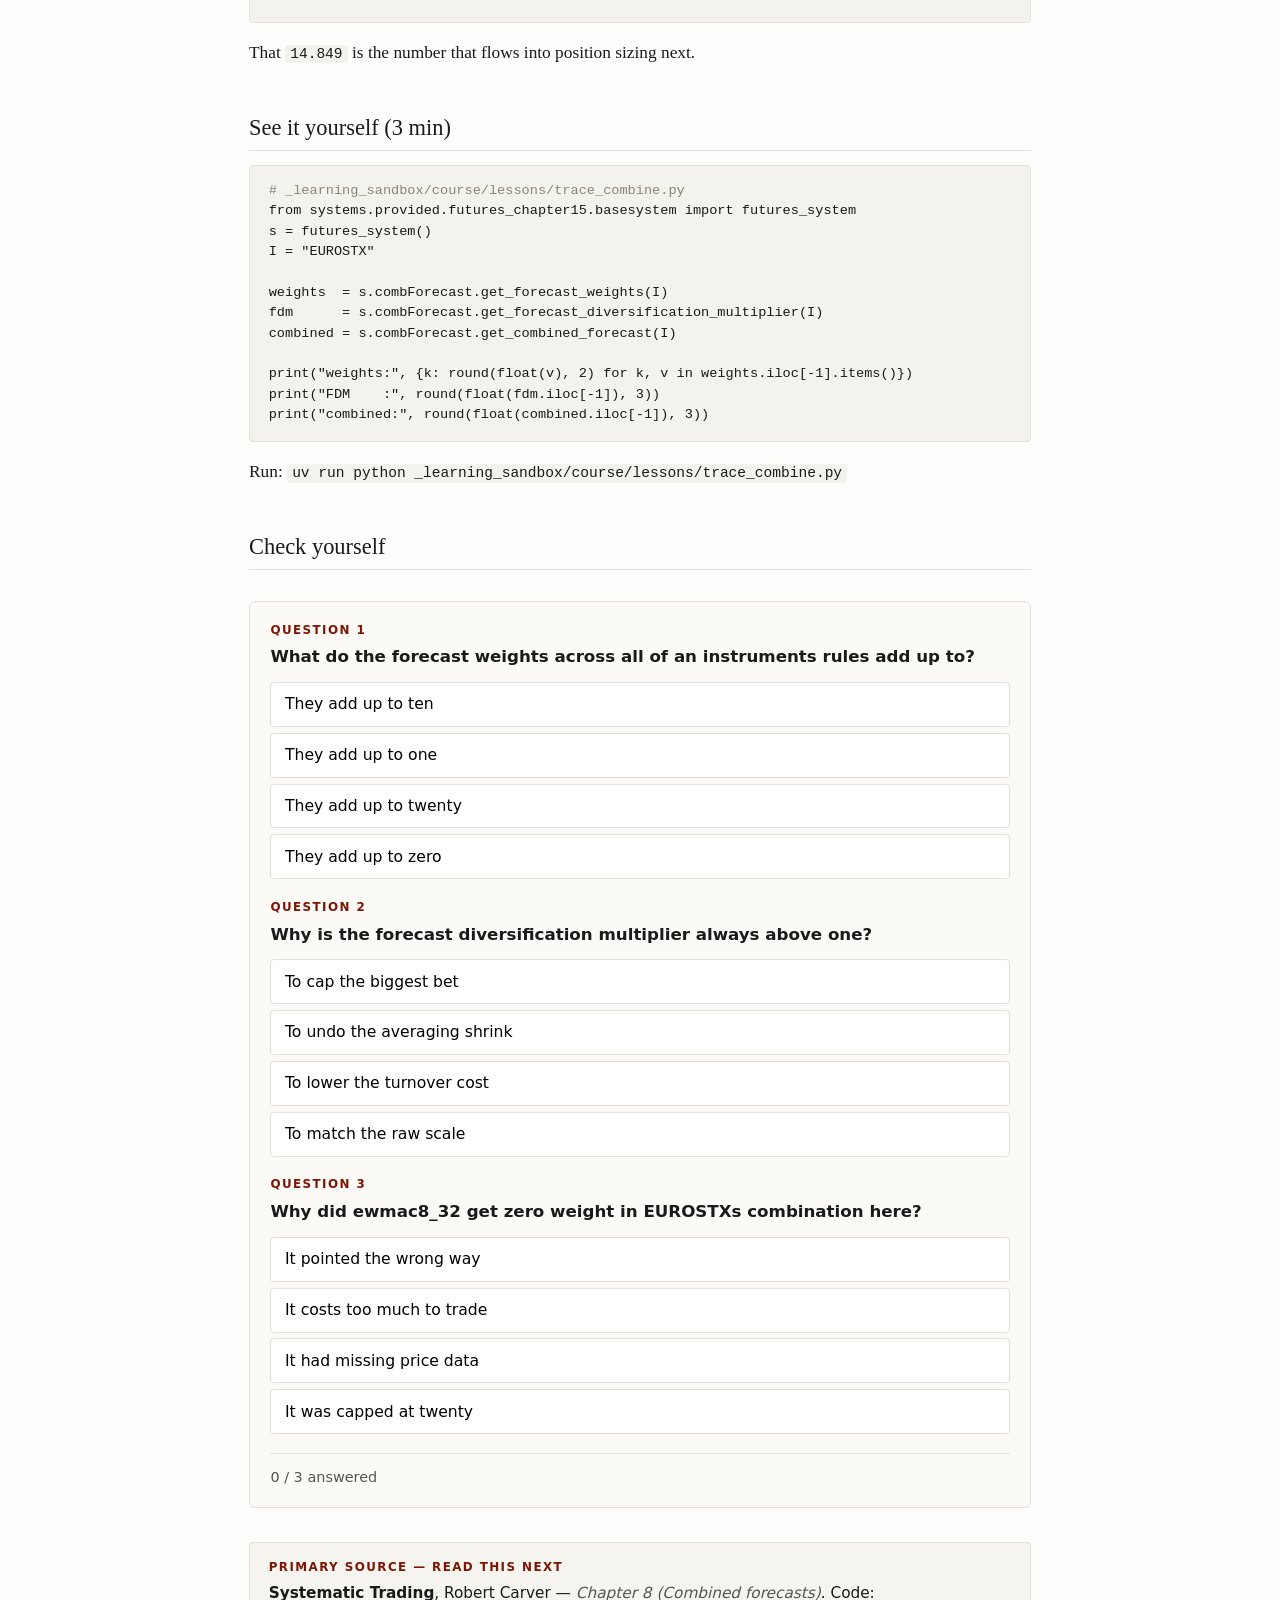
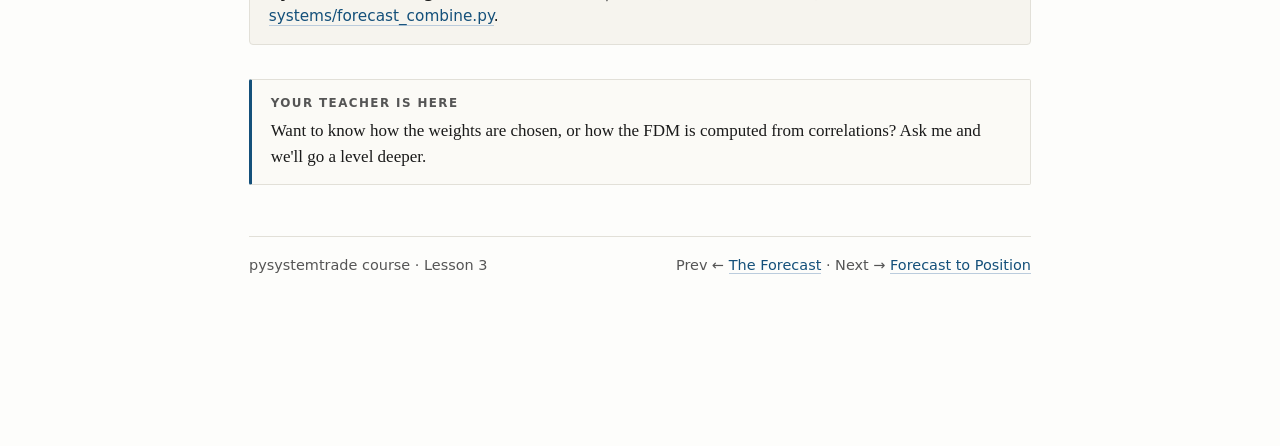
<file: _learning_sandbox/course/lessons/0003-combining-forecasts.html>
<!doctype html>
<html lang="en">
<head>
  <meta charset="utf-8">
  <meta name="viewport" content="width=device-width, initial-scale=1">
  <title>Lesson 3 · Combining Forecasts — pysystemtrade course</title>
  <link rel="stylesheet" href="../assets/course.css">
</head>
<body>

  <div class="eyebrow">Lesson 3 · Forecasts</div>
  <h1>Combining forecasts: many rules, one number</h1>

  <div class="mission">
    <b>Why this lesson?</b> Your system doesn't trade on one rule — it blends several
    (carry + a family of EWMACs) into a <em>single</em> combined forecast per instrument.
    This is the last forecast-side step before the system decides how many contracts to
    hold. Understanding it is what lets you later add or drop rules with confidence.
  </div>

  <h2>The idea: a weighted average, then a boost</h2>
  <p>
    In <a href="0002-the-forecast.html">Lesson 2</a> each rule produced its own capped
    forecast on the shared ±20 scale. Now <code>combForecast</code> blends them:
  </p>
  <p style="text-align:center; font-family:-apple-system,system-ui,sans-serif; font-size:.95rem; color:var(--accent-2);">
    combined = ( Σ weightᵢ × cappedᵢ ) × FDM
  </p>
  <p>Two ingredients — <strong>forecast weights</strong> and the <strong>FDM</strong>.</p>

  <h2>1 · Forecast weights — how much to trust each rule</h2>
  <p>Here are EUROSTX's actual weights from your repo:</p>
<pre><code>carry        0.50     <span class="comment"># half the decision is carry</span>
ewmac16_64   0.21
ewmac32_128  0.08
ewmac64_256  0.21
             ----
             1.00     <span class="comment"># weights sum to 1</span></code></pre>

  <div class="callout why">
    <span class="tag">Spot what's missing — connects to Lessons 2 &amp; 7</span>
    <code>ewmac8_32</code> — the very rule we dissected in Lesson 2 — <strong>is not
    here.</strong> It was dropped (given zero weight) for EUROSTX because it trades too fast
    and its costs are too high (its turnover is ~23 times a year). The system literally
    refuses to trade a signal that can't pay for itself. We'll measure exactly that in
    <a href="0007-costs.html">Lesson 7</a>. So the forecast you studied is real and correct —
    it just didn't earn a seat at EUROSTX's table.
  </div>

  <h2>2 · The FDM — a diversification bonus</h2>
  <p>
    If you just averaged the rules, the blended forecast would be <em>too quiet</em> — because
    the rules partly disagree, their average is smaller in magnitude than any single one. The
    <strong>Forecast Diversification Multiplier</strong> scales it back up so the combined
    forecast again averages ≈ 10. For EUROSTX the FDM is <strong>1.31</strong>.
  </p>
  <div class="callout">
    <span class="tag">Why FDM is always &gt; 1</span>
    Diversification lowers volatility. Averaging imperfectly-correlated forecasts shrinks the
    result, so we multiply back up. The <em>more</em> your rules disagree (lower correlation),
    the bigger the FDM — that's the mathematical reward for diversifying. This is the same
    idea you'll meet again for <em>instruments</em> in <a href="0005-portfolio.html">Lesson 5</a>
    (the IDM).
  </div>

  <h2>Putting it together</h2>
  <p>Your EUROSTX numbers, reconciled:</p>
<pre><code>weighted average of capped forecasts  ≈ 11.3
                              × FDM   × 1.31
                              -------------------
              combined forecast       = 14.849</code></pre>
  <p>That <code>14.849</code> is the number that flows into position sizing next.</p>

  <h2>See it yourself (3 min)</h2>
<pre><code><span class="comment"># _learning_sandbox/course/lessons/trace_combine.py</span>
from systems.provided.futures_chapter15.basesystem import futures_system
s = futures_system()
I = "EUROSTX"

weights  = s.combForecast.get_forecast_weights(I)
fdm      = s.combForecast.get_forecast_diversification_multiplier(I)
combined = s.combForecast.get_combined_forecast(I)

print("weights:", {k: round(float(v), 2) for k, v in weights.iloc[-1].items()})
print("FDM    :", round(float(fdm.iloc[-1]), 3))
print("combined:", round(float(combined.iloc[-1]), 3))
</code></pre>
  <p>Run: <code>uv run python _learning_sandbox/course/lessons/trace_combine.py</code></p>

  <h2>Check yourself</h2>
  <div class="quiz" data-quiz='[
    {"q":"What do the forecast weights across all of an instruments rules add up to?",
     "options":["They add up to ten","They add up to one","They add up to twenty","They add up to zero"],
     "correct":1,
     "why":"Forecast weights are a weighted average, so they sum to 1.0 — here carry 0.5 + three EWMACs 0.5."},
    {"q":"Why is the forecast diversification multiplier always above one?",
     "options":["To cap the biggest bet","To undo the averaging shrink","To lower the turnover cost","To match the raw scale"],
     "correct":1,
     "why":"Averaging imperfectly-correlated rules shrinks the forecast; the FDM multiplies it back so the combined forecast still averages about 10."},
    {"q":"Why did ewmac8_32 get zero weight in EUROSTXs combination here?",
     "options":["It pointed the wrong way","It costs too much to trade","It had missing price data","It was capped at twenty"],
     "correct":1,
     "why":"ewmac8_32 is a fast rule with high turnover; its trading costs are too high for EUROSTX, so it was dropped from the blend."}
  ]'></div>

  <div class="source">
    <span class="tag">Primary source — read this next</span>
    <strong>Systematic Trading</strong>, Robert Carver — <em>Chapter 8 (Combined forecasts)</em>.
    Code: <a href="../../../systems/forecast_combine.py">systems/forecast_combine.py</a>.
  </div>

  <div class="callout">
    <span class="tag">Your teacher is here</span>
    Want to know how the weights are chosen, or how the FDM is computed from correlations?
    Ask me and we'll go a level deeper.
  </div>

  <footer>
    <span>pysystemtrade course · Lesson 3</span>
    <span>Prev ← <a href="0002-the-forecast.html">The Forecast</a> · Next → <a href="0004-position-sizing.html">Forecast to Position</a></span>
  </footer>

  <script src="../assets/quiz.js"></script>
</body>
</html>
</file>
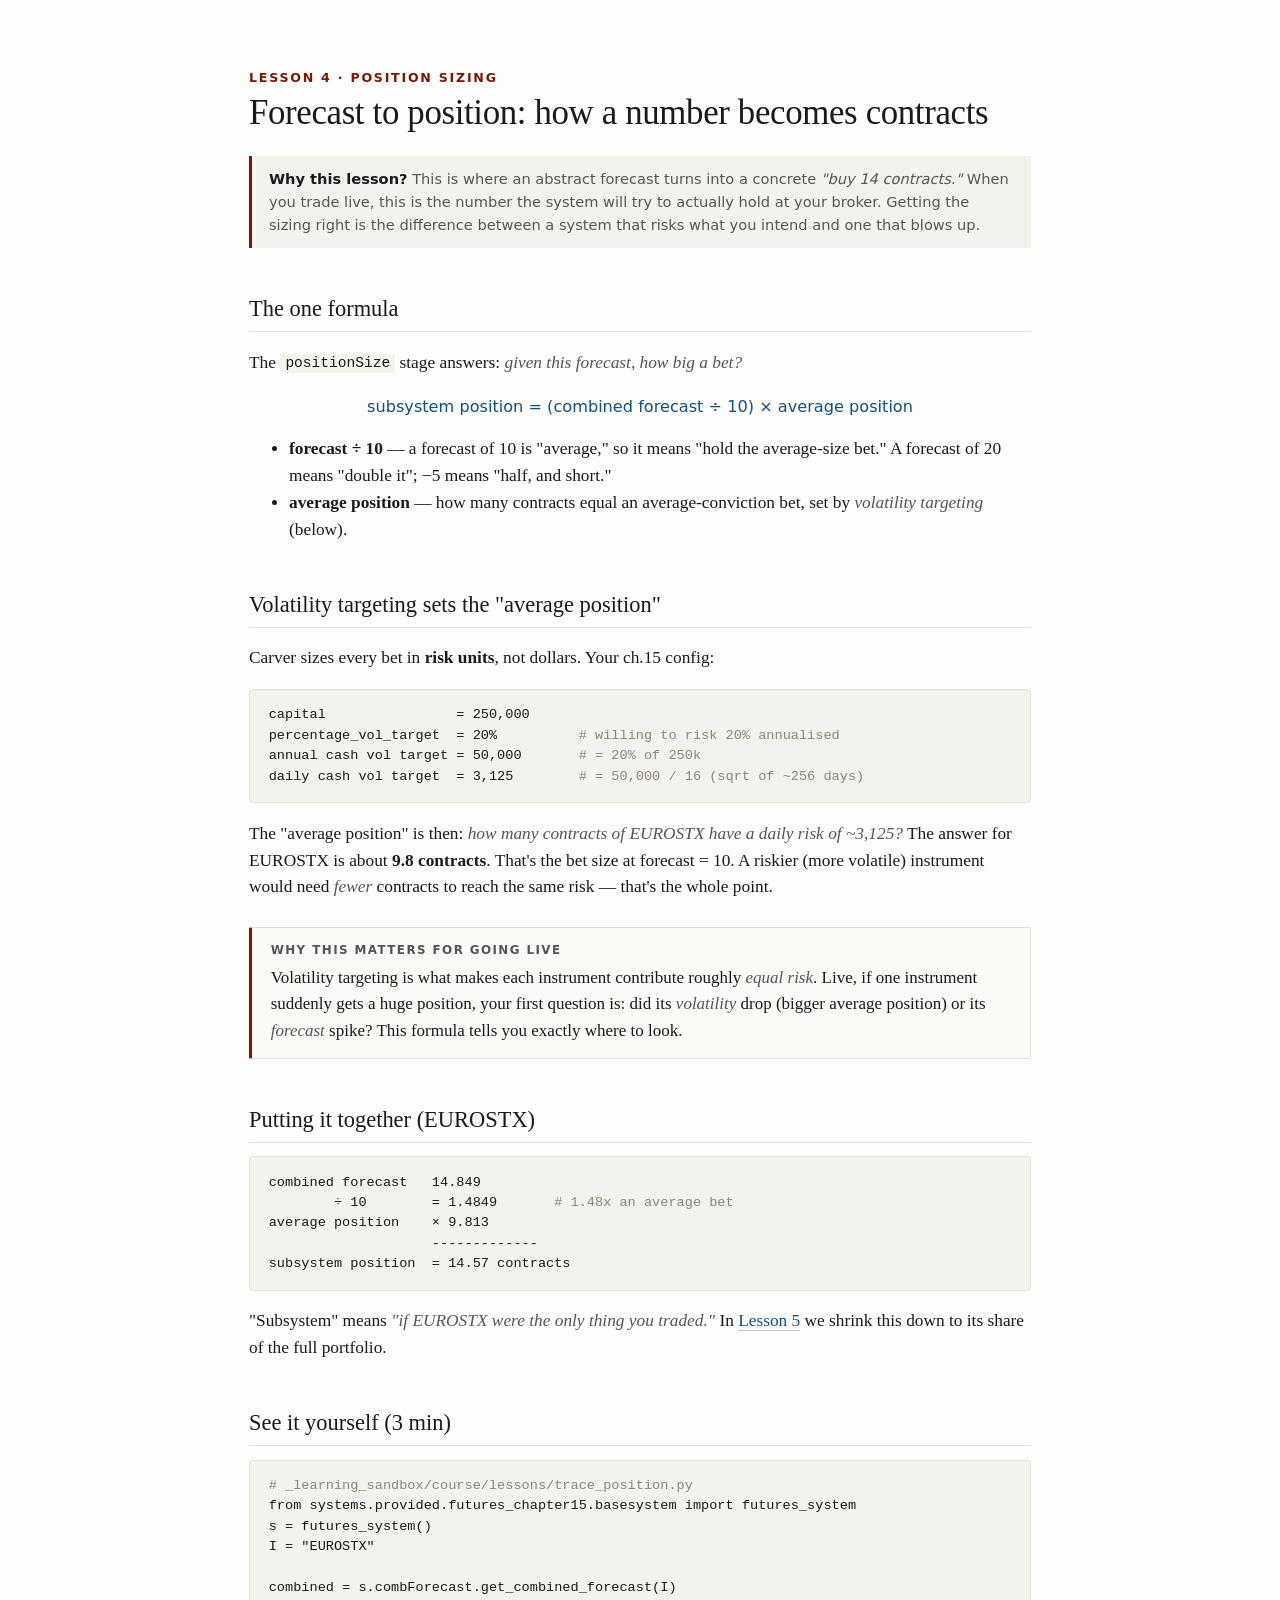
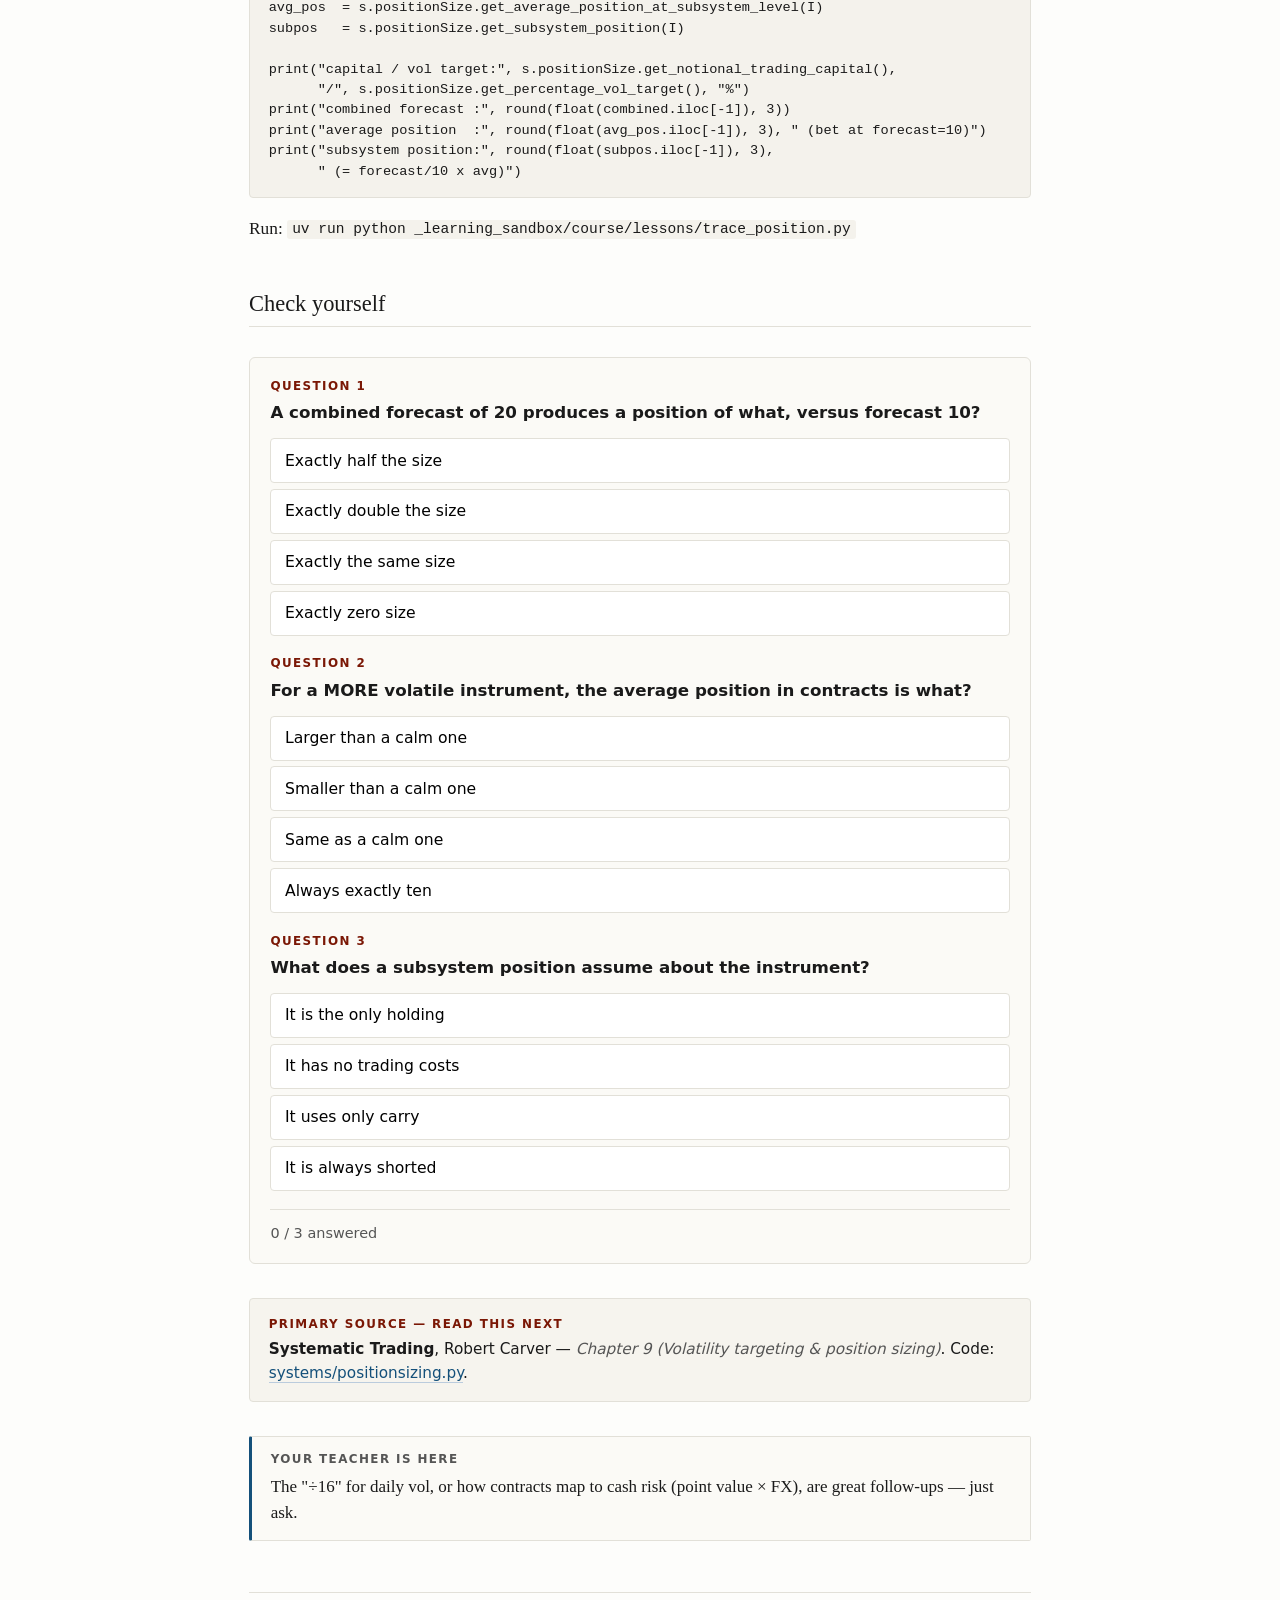
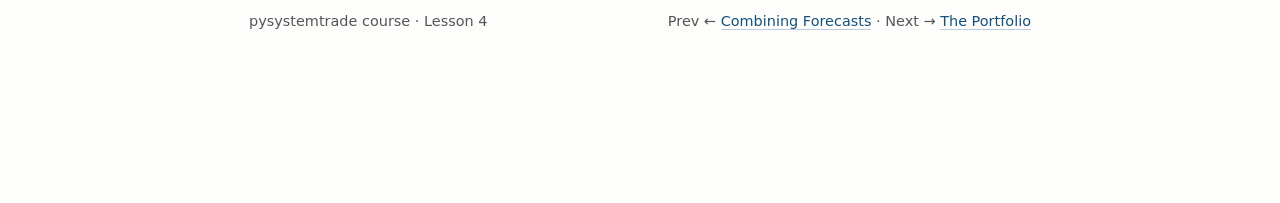
<file: _learning_sandbox/course/lessons/0004-position-sizing.html>
<!doctype html>
<html lang="en">
<head>
  <meta charset="utf-8">
  <meta name="viewport" content="width=device-width, initial-scale=1">
  <title>Lesson 4 · Forecast to Position — pysystemtrade course</title>
  <link rel="stylesheet" href="../assets/course.css">
</head>
<body>

  <div class="eyebrow">Lesson 4 · Position Sizing</div>
  <h1>Forecast to position: how a number becomes contracts</h1>

  <div class="mission">
    <b>Why this lesson?</b> This is where an abstract forecast turns into a concrete
    <em>"buy 14 contracts."</em> When you trade live, this is the number the system will try
    to actually hold at your broker. Getting the sizing right is the difference between a
    system that risks what you intend and one that blows up.
  </div>

  <h2>The one formula</h2>
  <p>The <code>positionSize</code> stage answers: <em>given this forecast, how big a bet?</em></p>
  <p style="text-align:center; font-family:-apple-system,system-ui,sans-serif; font-size:.95rem; color:var(--accent-2);">
    subsystem position = (combined forecast ÷ 10) × average position
  </p>
  <ul>
    <li><strong>forecast ÷ 10</strong> — a forecast of 10 is "average," so it means "hold the
      average-size bet." A forecast of 20 means "double it"; −5 means "half, and short."</li>
    <li><strong>average position</strong> — how many contracts equal an average-conviction bet,
      set by <em>volatility targeting</em> (below).</li>
  </ul>

  <h2>Volatility targeting sets the "average position"</h2>
  <p>Carver sizes every bet in <strong>risk units</strong>, not dollars. Your ch.15 config:</p>
<pre><code>capital                = 250,000
percentage_vol_target  = 20%          <span class="comment"># willing to risk 20% annualised</span>
annual cash vol target = 50,000       <span class="comment"># = 20% of 250k</span>
daily cash vol target  = 3,125        <span class="comment"># = 50,000 / 16 (sqrt of ~256 days)</span></code></pre>
  <p>
    The "average position" is then: <em>how many contracts of EUROSTX have a daily risk of
    ~3,125?</em> The answer for EUROSTX is about <strong>9.8 contracts</strong>. That's the
    bet size at forecast = 10. A riskier (more volatile) instrument would need
    <em>fewer</em> contracts to reach the same risk — that's the whole point.
  </p>

  <div class="callout why">
    <span class="tag">Why this matters for going live</span>
    Volatility targeting is what makes each instrument contribute roughly <em>equal risk</em>.
    Live, if one instrument suddenly gets a huge position, your first question is: did its
    <em>volatility</em> drop (bigger average position) or its <em>forecast</em> spike? This
    formula tells you exactly where to look.
  </div>

  <h2>Putting it together (EUROSTX)</h2>
<pre><code>combined forecast   14.849
        ÷ 10        = 1.4849       <span class="comment"># 1.48x an average bet</span>
average position    × 9.813
                    -------------
subsystem position  = 14.57 contracts</code></pre>
  <p>
    "Subsystem" means <em>"if EUROSTX were the only thing you traded."</em> In
    <a href="0005-portfolio.html">Lesson 5</a> we shrink this down to its share of the full
    portfolio.
  </p>

  <h2>See it yourself (3 min)</h2>
<pre><code><span class="comment"># _learning_sandbox/course/lessons/trace_position.py</span>
from systems.provided.futures_chapter15.basesystem import futures_system
s = futures_system()
I = "EUROSTX"

combined = s.combForecast.get_combined_forecast(I)
avg_pos  = s.positionSize.get_average_position_at_subsystem_level(I)
subpos   = s.positionSize.get_subsystem_position(I)

print("capital / vol target:", s.positionSize.get_notional_trading_capital(),
      "/", s.positionSize.get_percentage_vol_target(), "%")
print("combined forecast :", round(float(combined.iloc[-1]), 3))
print("average position  :", round(float(avg_pos.iloc[-1]), 3), " (bet at forecast=10)")
print("subsystem position:", round(float(subpos.iloc[-1]), 3),
      " (= forecast/10 x avg)")
</code></pre>
  <p>Run: <code>uv run python _learning_sandbox/course/lessons/trace_position.py</code></p>

  <h2>Check yourself</h2>
  <div class="quiz" data-quiz='[
    {"q":"A combined forecast of 20 produces a position of what, versus forecast 10?",
     "options":["Exactly half the size","Exactly double the size","Exactly the same size","Exactly zero size"],
     "correct":1,
     "why":"Position scales linearly with forecast/10, so 20 is twice the average-size bet that a forecast of 10 gives."},
    {"q":"For a MORE volatile instrument, the average position in contracts is what?",
     "options":["Larger than a calm one","Smaller than a calm one","Same as a calm one","Always exactly ten"],
     "correct":1,
     "why":"Volatility targeting holds risk constant, so a more volatile instrument needs fewer contracts to reach the same cash risk target."},
    {"q":"What does a subsystem position assume about the instrument?",
     "options":["It is the only holding","It has no trading costs","It uses only carry","It is always shorted"],
     "correct":0,
     "why":"Subsystem position = the size if that instrument were the entire portfolio; portfolio weighting comes later in Lesson 5."}
  ]'></div>

  <div class="source">
    <span class="tag">Primary source — read this next</span>
    <strong>Systematic Trading</strong>, Robert Carver — <em>Chapter 9 (Volatility targeting &amp;
    position sizing)</em>. Code: <a href="../../../systems/positionsizing.py">systems/positionsizing.py</a>.
  </div>

  <div class="callout">
    <span class="tag">Your teacher is here</span>
    The "÷16" for daily vol, or how contracts map to cash risk (point value × FX), are great
    follow-ups — just ask.
  </div>

  <footer>
    <span>pysystemtrade course · Lesson 4</span>
    <span>Prev ← <a href="0003-combining-forecasts.html">Combining Forecasts</a> · Next → <a href="0005-portfolio.html">The Portfolio</a></span>
  </footer>

  <script src="../assets/quiz.js"></script>
</body>
</html>
</file>
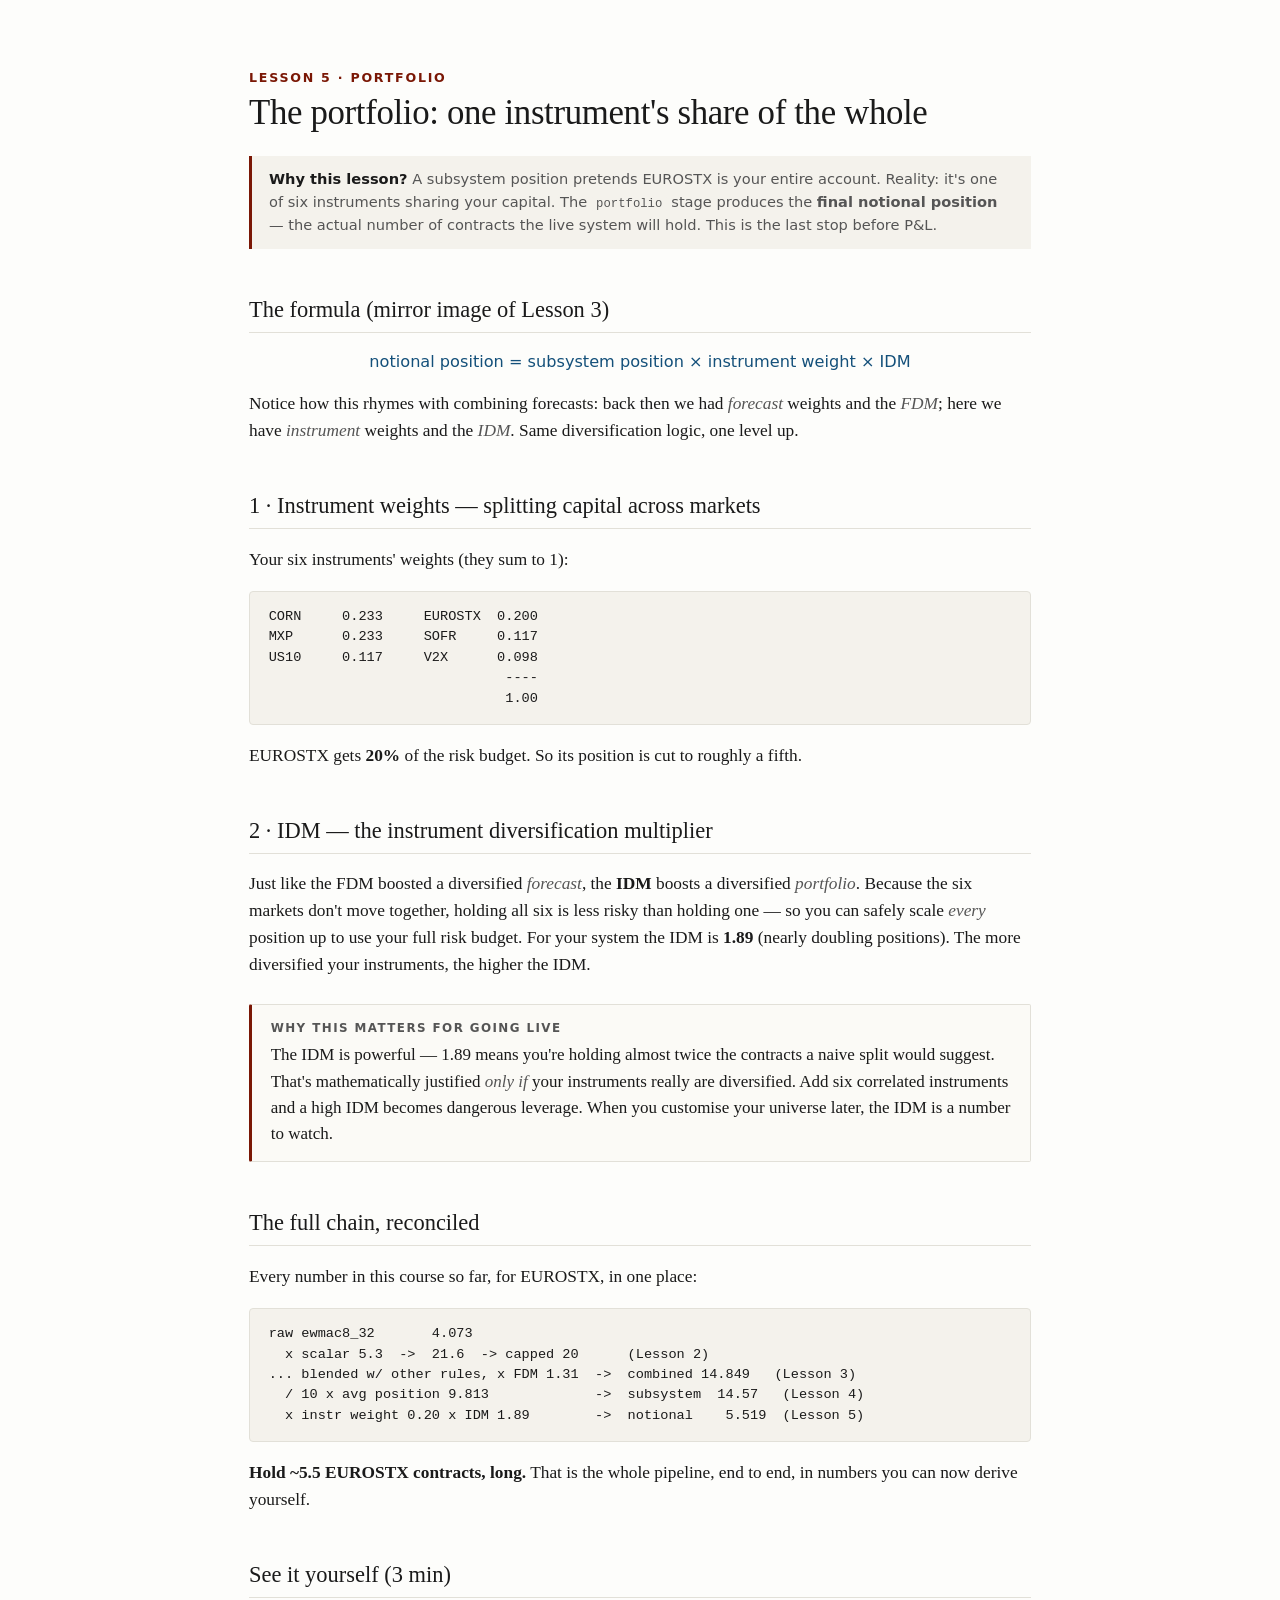
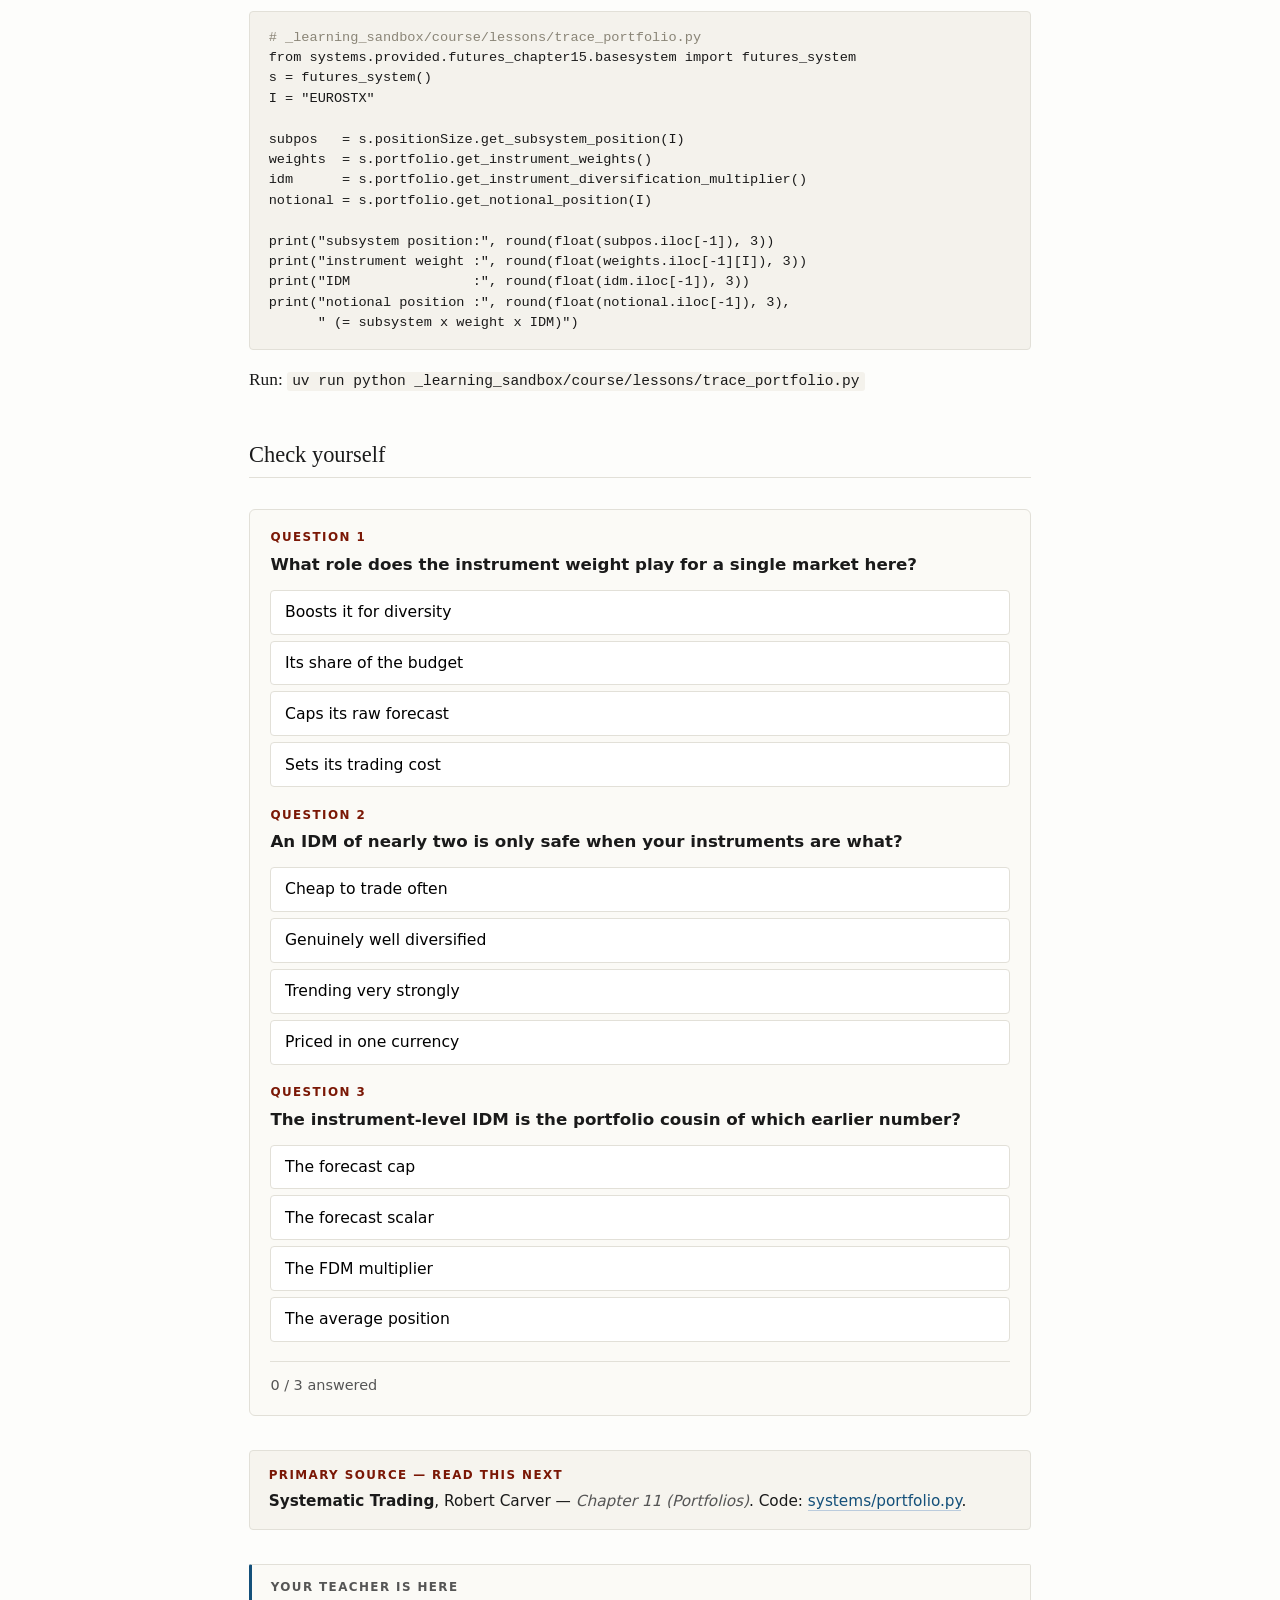
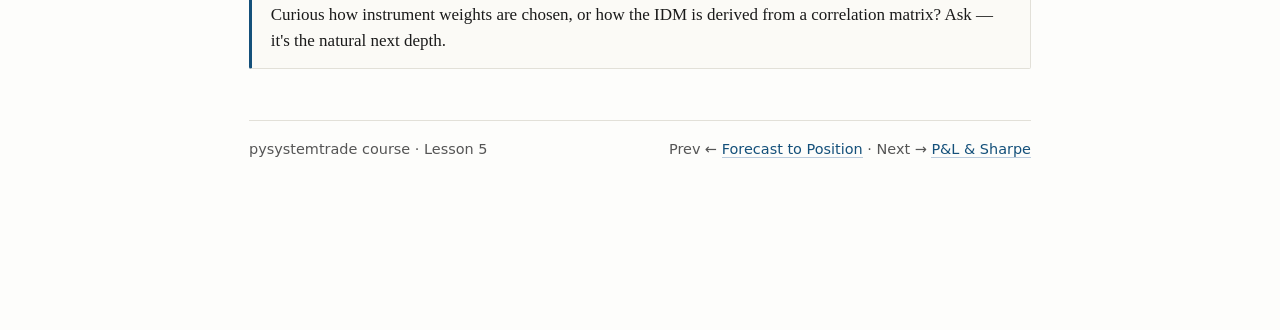
<file: _learning_sandbox/course/lessons/0005-portfolio.html>
<!doctype html>
<html lang="en">
<head>
  <meta charset="utf-8">
  <meta name="viewport" content="width=device-width, initial-scale=1">
  <title>Lesson 5 · The Portfolio — pysystemtrade course</title>
  <link rel="stylesheet" href="../assets/course.css">
</head>
<body>

  <div class="eyebrow">Lesson 5 · Portfolio</div>
  <h1>The portfolio: one instrument's share of the whole</h1>

  <div class="mission">
    <b>Why this lesson?</b> A subsystem position pretends EUROSTX is your entire account.
    Reality: it's one of six instruments sharing your capital. The <code>portfolio</code>
    stage produces the <strong>final notional position</strong> — the actual number of
    contracts the live system will hold. This is the last stop before P&amp;L.
  </div>

  <h2>The formula (mirror image of Lesson 3)</h2>
  <p style="text-align:center; font-family:-apple-system,system-ui,sans-serif; font-size:.95rem; color:var(--accent-2);">
    notional position = subsystem position × instrument weight × IDM
  </p>
  <p>
    Notice how this rhymes with combining forecasts: back then we had
    <em>forecast</em> weights and the <em>FDM</em>; here we have <em>instrument</em> weights
    and the <em>IDM</em>. Same diversification logic, one level up.
  </p>

  <h2>1 · Instrument weights — splitting capital across markets</h2>
  <p>Your six instruments' weights (they sum to 1):</p>
<pre><code>CORN     0.233     EUROSTX  0.200
MXP      0.233     SOFR     0.117
US10     0.117     V2X      0.098
                             ----
                             1.00</code></pre>
  <p>EUROSTX gets <strong>20%</strong> of the risk budget. So its position is cut to roughly a fifth.</p>

  <h2>2 · IDM — the instrument diversification multiplier</h2>
  <p>
    Just like the FDM boosted a diversified <em>forecast</em>, the <strong>IDM</strong> boosts
    a diversified <em>portfolio</em>. Because the six markets don't move together, holding all
    six is less risky than holding one — so you can safely scale <em>every</em> position up to
    use your full risk budget. For your system the IDM is <strong>1.89</strong> (nearly
    doubling positions). The more diversified your instruments, the higher the IDM.
  </p>

  <div class="callout why">
    <span class="tag">Why this matters for going live</span>
    The IDM is powerful — 1.89 means you're holding almost twice the contracts a naive split
    would suggest. That's mathematically justified <em>only if</em> your instruments really are
    diversified. Add six correlated instruments and a high IDM becomes dangerous leverage. When
    you customise your universe later, the IDM is a number to watch.
  </div>

  <h2>The full chain, reconciled</h2>
  <p>Every number in this course so far, for EUROSTX, in one place:</p>
<pre><code>raw ewmac8_32       4.073
  x scalar 5.3  ->  21.6  -> capped 20      (Lesson 2)
... blended w/ other rules, x FDM 1.31  ->  combined 14.849   (Lesson 3)
  / 10 x avg position 9.813             ->  subsystem  14.57   (Lesson 4)
  x instr weight 0.20 x IDM 1.89        ->  notional    5.519  (Lesson 5)</code></pre>
  <p><strong>Hold ~5.5 EUROSTX contracts, long.</strong> That is the whole pipeline, end to end, in numbers you can now derive yourself.</p>

  <h2>See it yourself (3 min)</h2>
<pre><code><span class="comment"># _learning_sandbox/course/lessons/trace_portfolio.py</span>
from systems.provided.futures_chapter15.basesystem import futures_system
s = futures_system()
I = "EUROSTX"

subpos   = s.positionSize.get_subsystem_position(I)
weights  = s.portfolio.get_instrument_weights()
idm      = s.portfolio.get_instrument_diversification_multiplier()
notional = s.portfolio.get_notional_position(I)

print("subsystem position:", round(float(subpos.iloc[-1]), 3))
print("instrument weight :", round(float(weights.iloc[-1][I]), 3))
print("IDM               :", round(float(idm.iloc[-1]), 3))
print("notional position :", round(float(notional.iloc[-1]), 3),
      " (= subsystem x weight x IDM)")
</code></pre>
  <p>Run: <code>uv run python _learning_sandbox/course/lessons/trace_portfolio.py</code></p>

  <h2>Check yourself</h2>
  <div class="quiz" data-quiz='[
    {"q":"What role does the instrument weight play for a single market here?",
     "options":["Boosts it for diversity","Its share of the budget","Caps its raw forecast","Sets its trading cost"],
     "correct":1,
     "why":"Instrument weights split the risk budget across markets and sum to 1; EUROSTX gets 0.20, so it takes a fifth of the risk."},
    {"q":"An IDM of nearly two is only safe when your instruments are what?",
     "options":["Cheap to trade often","Genuinely well diversified","Trending very strongly","Priced in one currency"],
     "correct":1,
     "why":"The IDM scales every position up on the assumption of diversification; if instruments are correlated, that becomes dangerous leverage."},
    {"q":"The instrument-level IDM is the portfolio cousin of which earlier number?",
     "options":["The forecast cap","The forecast scalar","The FDM multiplier","The average position"],
     "correct":2,
     "why":"The FDM diversifies across rules; the IDM diversifies across instruments — the same maths applied one level up."}
  ]'></div>

  <div class="source">
    <span class="tag">Primary source — read this next</span>
    <strong>Systematic Trading</strong>, Robert Carver — <em>Chapter 11 (Portfolios)</em>.
    Code: <a href="../../../systems/portfolio.py">systems/portfolio.py</a>.
  </div>

  <div class="callout">
    <span class="tag">Your teacher is here</span>
    Curious how instrument weights are chosen, or how the IDM is derived from a correlation
    matrix? Ask — it's the natural next depth.
  </div>

  <footer>
    <span>pysystemtrade course · Lesson 5</span>
    <span>Prev ← <a href="0004-position-sizing.html">Forecast to Position</a> · Next → <a href="0006-pnl.html">P&amp;L &amp; Sharpe</a></span>
  </footer>

  <script src="../assets/quiz.js"></script>
</body>
</html>
</file>
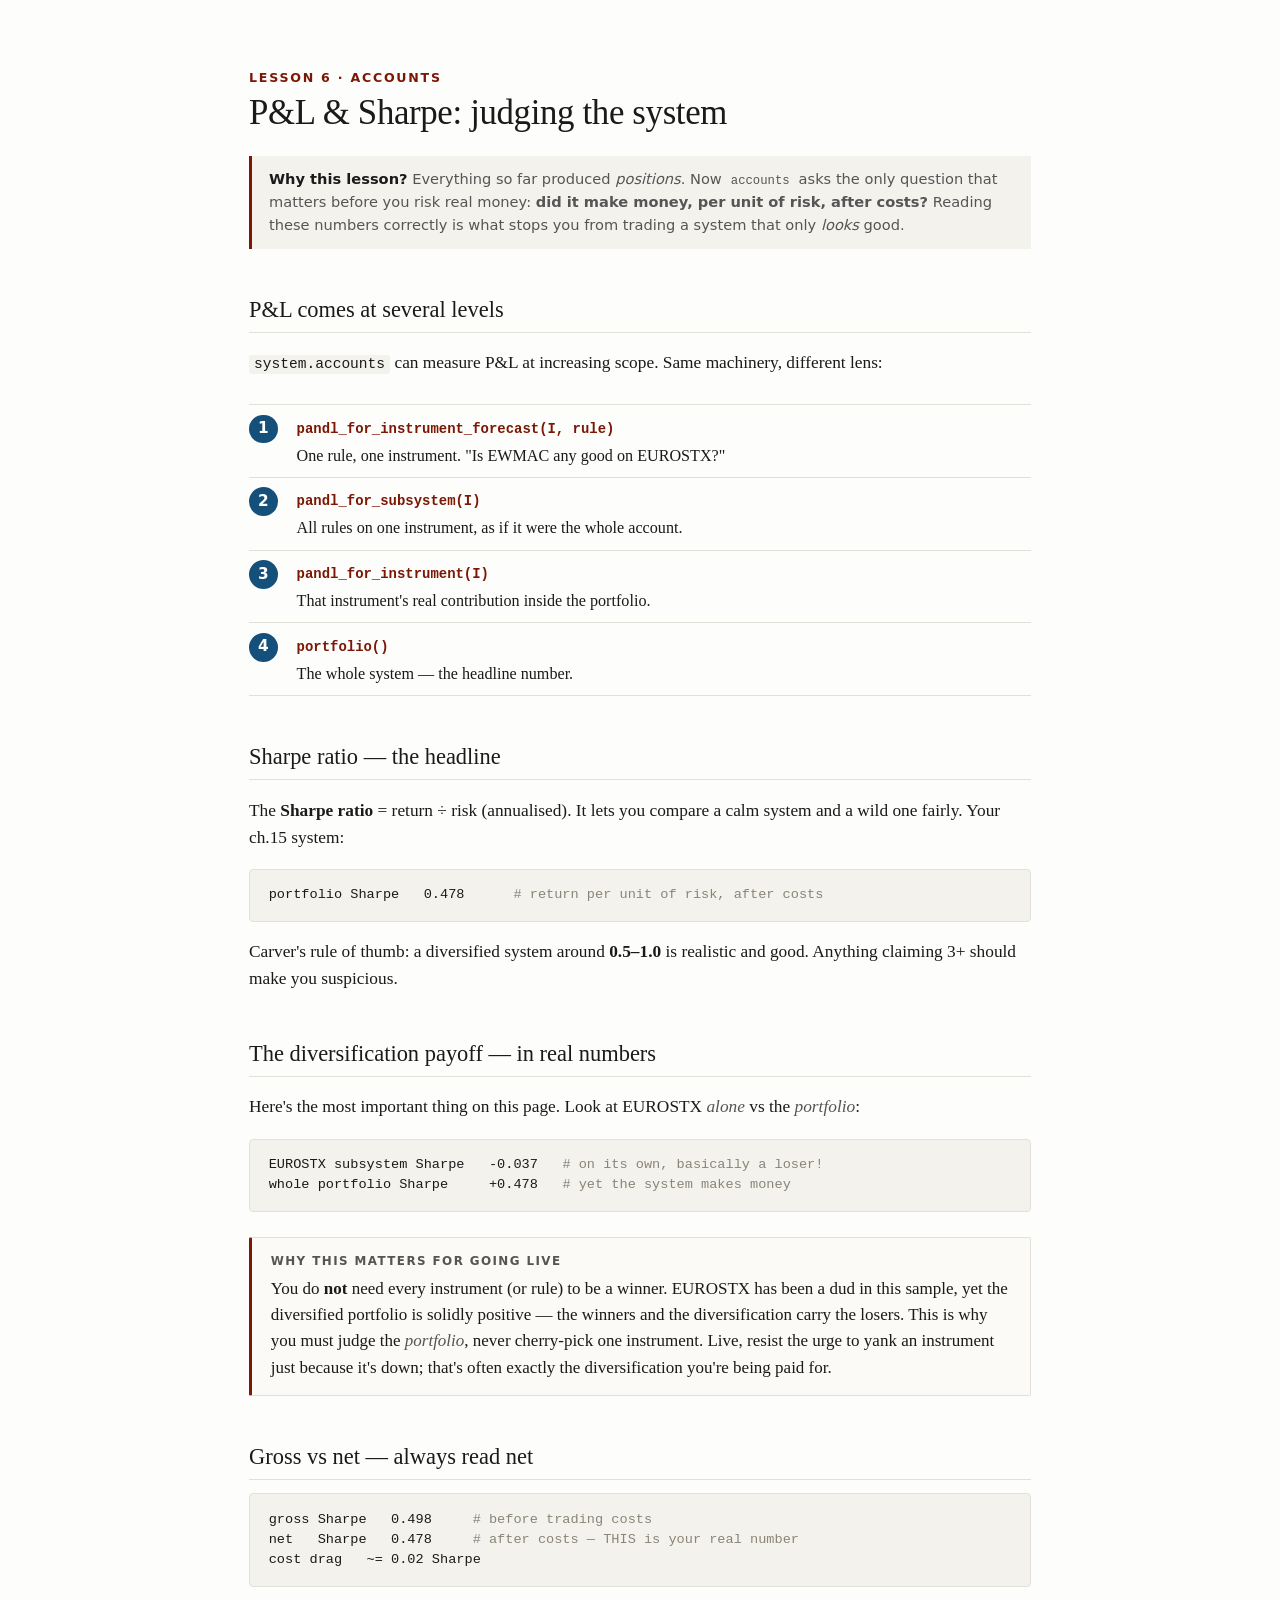
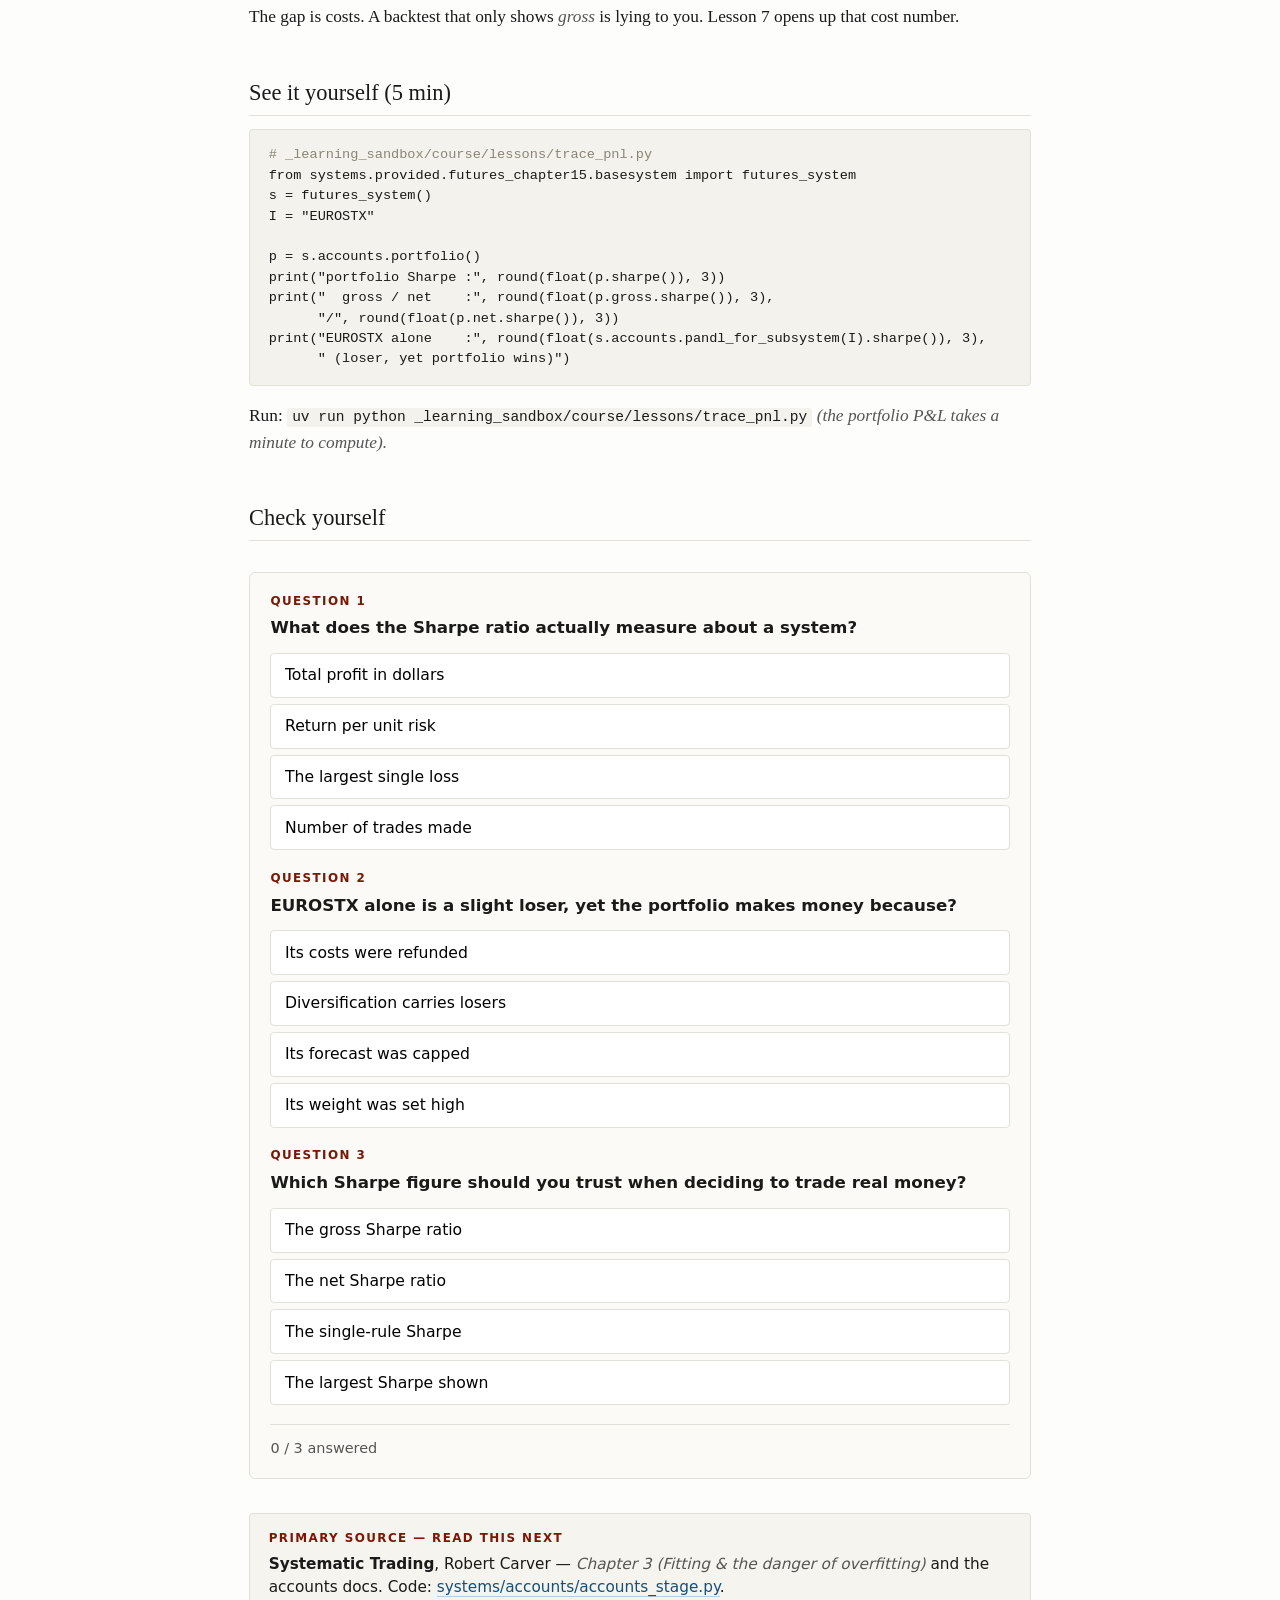
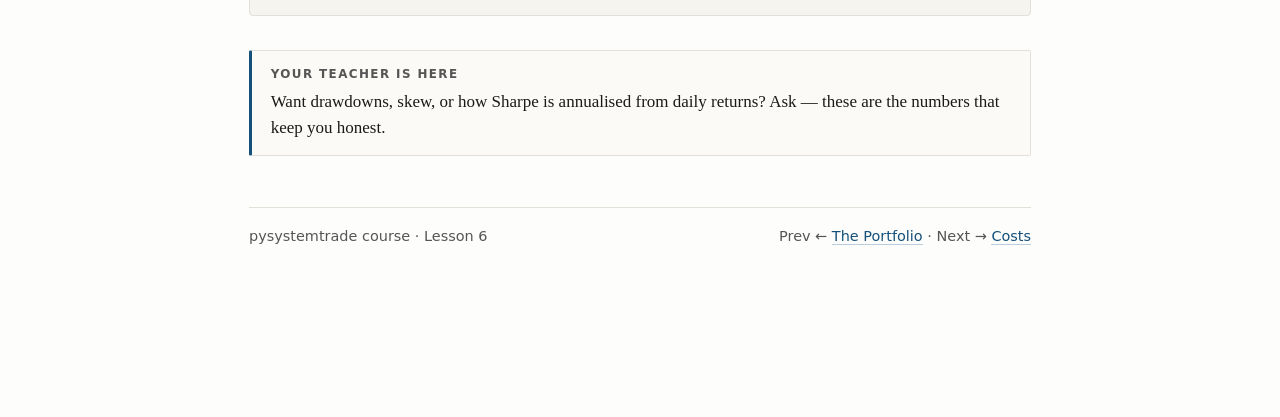
<file: _learning_sandbox/course/lessons/0006-pnl.html>
<!doctype html>
<html lang="en">
<head>
  <meta charset="utf-8">
  <meta name="viewport" content="width=device-width, initial-scale=1">
  <title>Lesson 6 · P&amp;L &amp; Sharpe — pysystemtrade course</title>
  <link rel="stylesheet" href="../assets/course.css">
</head>
<body>

  <div class="eyebrow">Lesson 6 · Accounts</div>
  <h1>P&amp;L &amp; Sharpe: judging the system</h1>

  <div class="mission">
    <b>Why this lesson?</b> Everything so far produced <em>positions</em>. Now
    <code>accounts</code> asks the only question that matters before you risk real money:
    <strong>did it make money, per unit of risk, after costs?</strong> Reading these numbers
    correctly is what stops you from trading a system that only <em>looks</em> good.
  </div>

  <h2>P&amp;L comes at several levels</h2>
  <p>
    <code>system.accounts</code> can measure P&amp;L at increasing scope. Same machinery,
    different lens:
  </p>
  <div class="pipeline">
    <div class="stage"><div class="num">1</div><div class="body">
      <span class="name">pandl_for_instrument_forecast(I, rule)</span>
      <p class="desc">One rule, one instrument. "Is EWMAC any good on EUROSTX?"</p></div></div>
    <div class="stage"><div class="num">2</div><div class="body">
      <span class="name">pandl_for_subsystem(I)</span>
      <p class="desc">All rules on one instrument, as if it were the whole account.</p></div></div>
    <div class="stage"><div class="num">3</div><div class="body">
      <span class="name">pandl_for_instrument(I)</span>
      <p class="desc">That instrument's real contribution inside the portfolio.</p></div></div>
    <div class="stage"><div class="num">4</div><div class="body">
      <span class="name">portfolio()</span>
      <p class="desc">The whole system — the headline number.</p></div></div>
  </div>

  <h2>Sharpe ratio — the headline</h2>
  <p>
    The <strong>Sharpe ratio</strong> = return ÷ risk (annualised). It lets you compare a
    calm system and a wild one fairly. Your ch.15 system:
  </p>
<pre><code>portfolio Sharpe   0.478      <span class="comment"># return per unit of risk, after costs</span></code></pre>
  <p>Carver's rule of thumb: a diversified system around <strong>0.5–1.0</strong> is realistic and good. Anything claiming 3+ should make you suspicious.</p>

  <h2>The diversification payoff — in real numbers</h2>
  <p>Here's the most important thing on this page. Look at EUROSTX <em>alone</em> vs the <em>portfolio</em>:</p>
<pre><code>EUROSTX subsystem Sharpe   -0.037   <span class="comment"># on its own, basically a loser!</span>
whole portfolio Sharpe     +0.478   <span class="comment"># yet the system makes money</span></code></pre>
  <div class="callout why">
    <span class="tag">Why this matters for going live</span>
    You do <strong>not</strong> need every instrument (or rule) to be a winner. EUROSTX has
    been a dud in this sample, yet the diversified portfolio is solidly positive — the winners
    and the diversification carry the losers. This is why you must judge the
    <em>portfolio</em>, never cherry-pick one instrument. Live, resist the urge to yank an
    instrument just because it's down; that's often exactly the diversification you're being
    paid for.
  </div>

  <h2>Gross vs net — always read net</h2>
<pre><code>gross Sharpe   0.498     <span class="comment"># before trading costs</span>
net   Sharpe   0.478     <span class="comment"># after costs — THIS is your real number</span>
cost drag   ~= 0.02 Sharpe</code></pre>
  <p>The gap is costs. A backtest that only shows <em>gross</em> is lying to you. Lesson 7 opens up that cost number.</p>

  <h2>See it yourself (5 min)</h2>
<pre><code><span class="comment"># _learning_sandbox/course/lessons/trace_pnl.py</span>
from systems.provided.futures_chapter15.basesystem import futures_system
s = futures_system()
I = "EUROSTX"

p = s.accounts.portfolio()
print("portfolio Sharpe :", round(float(p.sharpe()), 3))
print("  gross / net    :", round(float(p.gross.sharpe()), 3),
      "/", round(float(p.net.sharpe()), 3))
print("EUROSTX alone    :", round(float(s.accounts.pandl_for_subsystem(I).sharpe()), 3),
      " (loser, yet portfolio wins)")
</code></pre>
  <p>Run: <code>uv run python _learning_sandbox/course/lessons/trace_pnl.py</code>
     <em>(the portfolio P&amp;L takes a minute to compute).</em></p>

  <h2>Check yourself</h2>
  <div class="quiz" data-quiz='[
    {"q":"What does the Sharpe ratio actually measure about a system?",
     "options":["Total profit in dollars","Return per unit risk","The largest single loss","Number of trades made"],
     "correct":1,
     "why":"Sharpe is annualised return divided by annualised risk, letting you fairly compare systems of different volatility."},
    {"q":"EUROSTX alone is a slight loser, yet the portfolio makes money because?",
     "options":["Its costs were refunded","Diversification carries losers","Its forecast was capped","Its weight was set high"],
     "correct":1,
     "why":"Winners and diversification across six markets more than cover a single weak instrument; judge the portfolio, not one name."},
    {"q":"Which Sharpe figure should you trust when deciding to trade real money?",
     "options":["The gross Sharpe ratio","The net Sharpe ratio","The single-rule Sharpe","The largest Sharpe shown"],
     "correct":1,
     "why":"Net is after trading costs — the only figure that reflects what you would actually earn; gross-only backtests flatter themselves."}
  ]'></div>

  <div class="source">
    <span class="tag">Primary source — read this next</span>
    <strong>Systematic Trading</strong>, Robert Carver — <em>Chapter 3 (Fitting &amp; the danger
    of overfitting)</em> and the accounts docs. Code:
    <a href="../../../systems/accounts/accounts_stage.py">systems/accounts/accounts_stage.py</a>.
  </div>

  <div class="callout">
    <span class="tag">Your teacher is here</span>
    Want drawdowns, skew, or how Sharpe is annualised from daily returns? Ask — these are the
    numbers that keep you honest.
  </div>

  <footer>
    <span>pysystemtrade course · Lesson 6</span>
    <span>Prev ← <a href="0005-portfolio.html">The Portfolio</a> · Next → <a href="0007-costs.html">Costs</a></span>
  </footer>

  <script src="../assets/quiz.js"></script>
</body>
</html>
</file>
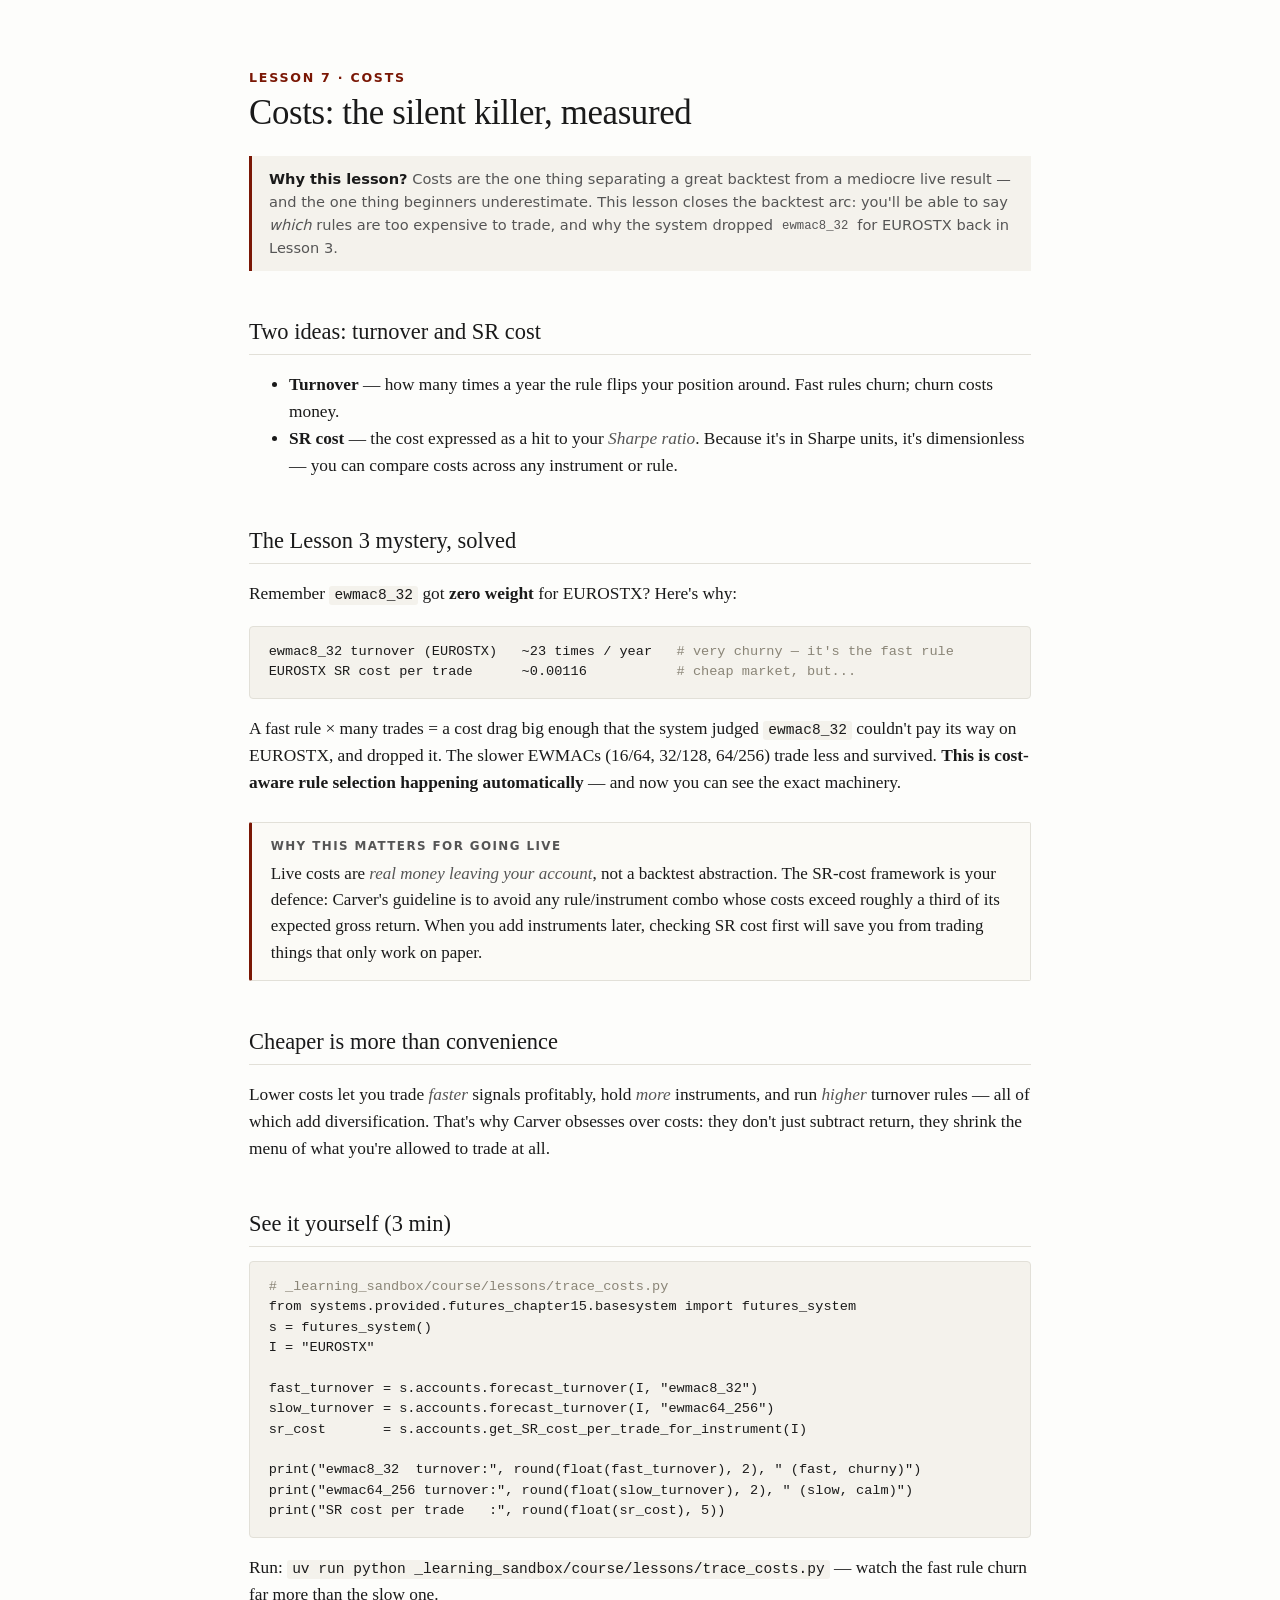
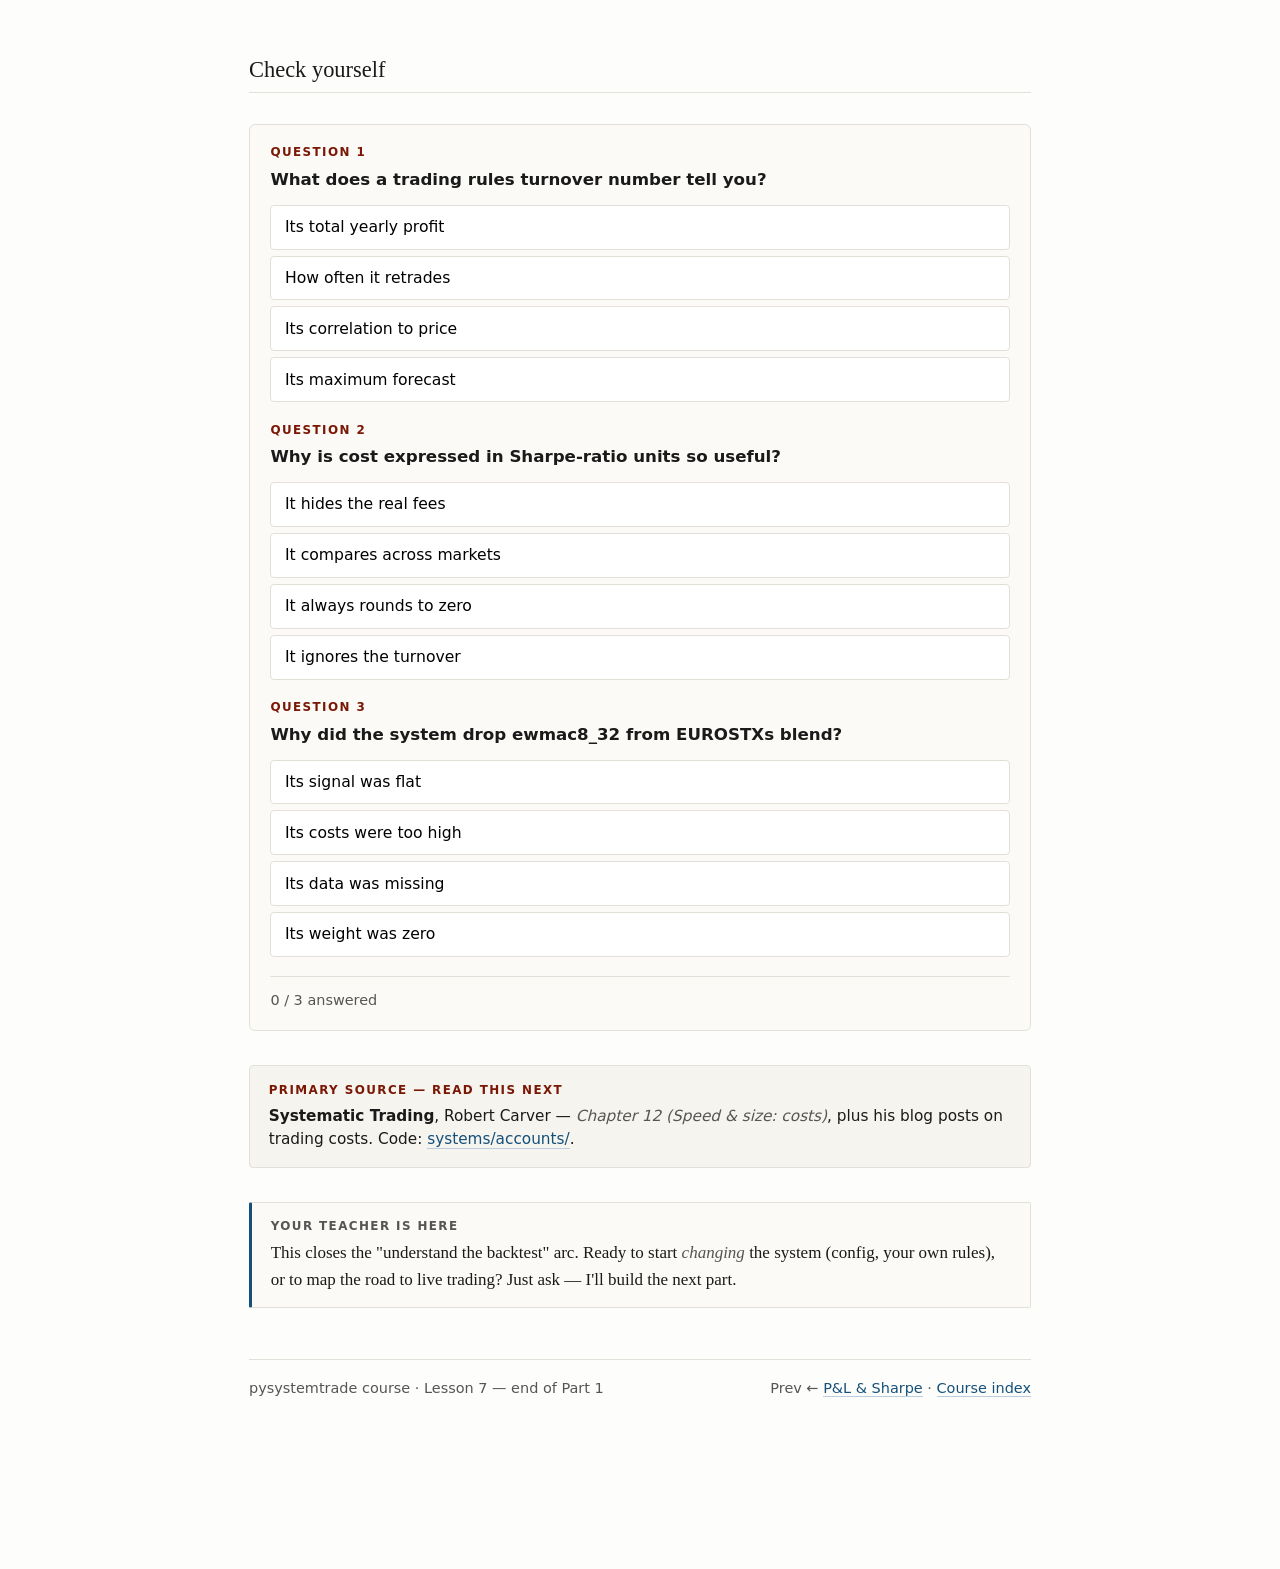
<file: _learning_sandbox/course/lessons/0007-costs.html>
<!doctype html>
<html lang="en">
<head>
  <meta charset="utf-8">
  <meta name="viewport" content="width=device-width, initial-scale=1">
  <title>Lesson 7 · Costs — pysystemtrade course</title>
  <link rel="stylesheet" href="../assets/course.css">
</head>
<body>

  <div class="eyebrow">Lesson 7 · Costs</div>
  <h1>Costs: the silent killer, measured</h1>

  <div class="mission">
    <b>Why this lesson?</b> Costs are the one thing separating a great backtest from a
    mediocre live result — and the one thing beginners underestimate. This lesson closes the
    backtest arc: you'll be able to say <em>which</em> rules are too expensive to trade, and
    why the system dropped <code>ewmac8_32</code> for EUROSTX back in Lesson 3.
  </div>

  <h2>Two ideas: turnover and SR cost</h2>
  <ul>
    <li><strong>Turnover</strong> — how many times a year the rule flips your position around.
      Fast rules churn; churn costs money.</li>
    <li><strong>SR cost</strong> — the cost expressed as a hit to your <em>Sharpe ratio</em>.
      Because it's in Sharpe units, it's dimensionless — you can compare costs across any
      instrument or rule.</li>
  </ul>

  <h2>The Lesson 3 mystery, solved</h2>
  <p>Remember <code>ewmac8_32</code> got <strong>zero weight</strong> for EUROSTX? Here's why:</p>
<pre><code>ewmac8_32 turnover (EUROSTX)   ~23 times / year   <span class="comment"># very churny — it's the fast rule</span>
EUROSTX SR cost per trade      ~0.00116           <span class="comment"># cheap market, but...</span></code></pre>
  <p>
    A fast rule × many trades = a cost drag big enough that the system judged
    <code>ewmac8_32</code> couldn't pay its way on EUROSTX, and dropped it. The slower EWMACs
    (16/64, 32/128, 64/256) trade less and survived. <strong>This is cost-aware rule
    selection happening automatically</strong> — and now you can see the exact machinery.
  </p>

  <div class="callout why">
    <span class="tag">Why this matters for going live</span>
    Live costs are <em>real money leaving your account</em>, not a backtest abstraction. The
    SR-cost framework is your defence: Carver's guideline is to avoid any rule/instrument combo
    whose costs exceed roughly a third of its expected gross return. When you add instruments
    later, checking SR cost first will save you from trading things that only work on paper.
  </div>

  <h2>Cheaper is more than convenience</h2>
  <p>
    Lower costs let you trade <em>faster</em> signals profitably, hold <em>more</em>
    instruments, and run <em>higher</em> turnover rules — all of which add diversification.
    That's why Carver obsesses over costs: they don't just subtract return, they shrink the
    menu of what you're allowed to trade at all.
  </p>

  <h2>See it yourself (3 min)</h2>
<pre><code><span class="comment"># _learning_sandbox/course/lessons/trace_costs.py</span>
from systems.provided.futures_chapter15.basesystem import futures_system
s = futures_system()
I = "EUROSTX"

fast_turnover = s.accounts.forecast_turnover(I, "ewmac8_32")
slow_turnover = s.accounts.forecast_turnover(I, "ewmac64_256")
sr_cost       = s.accounts.get_SR_cost_per_trade_for_instrument(I)

print("ewmac8_32  turnover:", round(float(fast_turnover), 2), " (fast, churny)")
print("ewmac64_256 turnover:", round(float(slow_turnover), 2), " (slow, calm)")
print("SR cost per trade   :", round(float(sr_cost), 5))
</code></pre>
  <p>Run: <code>uv run python _learning_sandbox/course/lessons/trace_costs.py</code> — watch the fast rule churn far more than the slow one.</p>

  <h2>Check yourself</h2>
  <div class="quiz" data-quiz='[
    {"q":"What does a trading rules turnover number tell you?",
     "options":["Its total yearly profit","How often it retrades","Its correlation to price","Its maximum forecast"],
     "correct":1,
     "why":"Turnover counts how many times a year the rule flips the position around; higher turnover means more trades and more cost."},
    {"q":"Why is cost expressed in Sharpe-ratio units so useful?",
     "options":["It hides the real fees","It compares across markets","It always rounds to zero","It ignores the turnover"],
     "correct":1,
     "why":"SR cost is dimensionless, so you can compare the cost drag of any rule or instrument on the same footing."},
    {"q":"Why did the system drop ewmac8_32 from EUROSTXs blend?",
     "options":["Its signal was flat","Its costs were too high","Its data was missing","Its weight was zero"],
     "correct":1,
     "why":"ewmac8_32 is fast and high-turnover; its cost drag was too large to justify, so cost-aware selection gave it zero weight."}
  ]'></div>

  <div class="source">
    <span class="tag">Primary source — read this next</span>
    <strong>Systematic Trading</strong>, Robert Carver — <em>Chapter 12 (Speed &amp; size:
    costs)</em>, plus his blog posts on trading costs. Code:
    <a href="../../../systems/accounts/">systems/accounts/</a>.
  </div>

  <div class="callout">
    <span class="tag">Your teacher is here</span>
    This closes the "understand the backtest" arc. Ready to start <em>changing</em> the
    system (config, your own rules), or to map the road to live trading? Just ask — I'll build
    the next part.
  </div>

  <footer>
    <span>pysystemtrade course · Lesson 7 — end of Part 1</span>
    <span>Prev ← <a href="0006-pnl.html">P&amp;L &amp; Sharpe</a> · <a href="../index.html">Course index</a></span>
  </footer>

  <script src="../assets/quiz.js"></script>
</body>
</html>
</file>
<file: _learning_sandbox/course/assets/course.css>
/* ==========================================================================
   course.css — shared stylesheet for the pysystemtrade course
   Tufte-inspired: serif body, generous margins, quiet colour, prints well.
   Every lesson links this file so the course looks like one consistent thing.
   ========================================================================== */

:root {
  --ink:        #1a1a1a;
  --ink-soft:   #555;
  --paper:      #fdfdfb;
  --rule:       #e2e0d8;
  --accent:     #7a1705;   /* Carver oxblood — used sparingly for emphasis */
  --accent-2:   #14507a;   /* steel blue — for the pipeline flow */
  --code-bg:    #f4f2ec;
  --good:       #1c6b3c;
  --bad:        #9a2417;
  --maxw:       46rem;
}

html { font-size: 17px; }

body {
  font-family: Georgia, "Iowan Old Style", "Palatino Linotype", serif;
  color: var(--ink);
  background: var(--paper);
  line-height: 1.55;
  max-width: var(--maxw);
  margin: 4rem auto;
  padding: 0 1.4rem 6rem;
  -webkit-font-smoothing: antialiased;
}

/* ---- Lesson chrome ---------------------------------------------------- */
.eyebrow {
  font-family: -apple-system, system-ui, sans-serif;
  font-size: .74rem;
  letter-spacing: .14em;
  text-transform: uppercase;
  color: var(--accent);
  font-weight: 600;
  margin-bottom: .3rem;
}

h1 {
  font-size: 2.05rem;
  line-height: 1.15;
  font-weight: 400;
  margin: 0 0 .4rem;
  letter-spacing: -.01em;
}

h2 {
  font-size: 1.32rem;
  font-weight: 400;
  margin: 2.6rem 0 .7rem;
  padding-bottom: .25rem;
  border-bottom: 1px solid var(--rule);
}

h3 { font-size: 1.05rem; font-weight: 700; margin: 1.6rem 0 .4rem; }

p, li { font-size: 1.02rem; }
strong { font-weight: 700; }
em { color: var(--ink-soft); }

a { color: var(--accent-2); text-decoration: none; border-bottom: 1px solid #bcd; }
a:hover { border-bottom-color: var(--accent-2); }

/* ---- Mission banner --------------------------------------------------- */
.mission {
  font-family: -apple-system, system-ui, sans-serif;
  font-size: .86rem;
  background: var(--code-bg);
  border-left: 3px solid var(--accent);
  padding: .7rem 1rem;
  margin: 1.4rem 0 2rem;
  color: var(--ink-soft);
}
.mission b { color: var(--ink); }

/* ---- Callouts --------------------------------------------------------- */
.callout {
  border: 1px solid var(--rule);
  border-left: 3px solid var(--accent-2);
  background: #fbfaf6;
  padding: .8rem 1.1rem;
  margin: 1.5rem 0;
  border-radius: 2px;
}
.callout.why  { border-left-color: var(--accent); }
.callout .tag {
  font-family: -apple-system, system-ui, sans-serif;
  font-size: .7rem; letter-spacing: .12em; text-transform: uppercase;
  font-weight: 700; color: var(--ink-soft); display: block; margin-bottom: .3rem;
}

/* ---- Code ------------------------------------------------------------- */
code {
  font-family: "SF Mono", "JetBrains Mono", Menlo, Consolas, monospace;
  font-size: .84em;
  background: var(--code-bg);
  padding: .1em .35em;
  border-radius: 3px;
}
pre {
  font-family: "SF Mono", "JetBrains Mono", Menlo, Consolas, monospace;
  font-size: .8rem;
  line-height: 1.5;
  background: var(--code-bg);
  border: 1px solid var(--rule);
  border-radius: 4px;
  padding: .9rem 1.1rem;
  overflow-x: auto;
}
pre code { background: none; padding: 0; font-size: inherit; }
.comment { color: #8a8577; }

/* ---- Pipeline diagram ------------------------------------------------- */
.pipeline { margin: 1.6rem 0; }
.stage {
  display: grid;
  grid-template-columns: 2rem 1fr;
  gap: .8rem;
  align-items: start;
  padding: .55rem 0;
  border-top: 1px solid var(--rule);
}
.stage:last-child { border-bottom: 1px solid var(--rule); }
.stage .num {
  font-family: -apple-system, system-ui, sans-serif;
  font-weight: 700; font-size: .9rem;
  color: #fff; background: var(--accent-2);
  width: 1.7rem; height: 1.7rem; border-radius: 50%;
  display: grid; place-items: center;
}
.stage .body .name {
  font-family: "SF Mono", Menlo, monospace; font-size: .82rem;
  color: var(--accent); font-weight: 600;
}
.stage .body .desc { font-size: .95rem; margin: .1rem 0 0; }
.stage .body .carver {
  font-size: .82rem; color: var(--ink-soft); font-style: italic; margin-top: .1rem;
}
.arrow { text-align: center; color: var(--accent-2); font-size: 1rem; line-height: .4; }

/* ---- Reference / footer ---------------------------------------------- */
.source {
  font-family: -apple-system, system-ui, sans-serif;
  font-size: .9rem; background: #f6f4ee; border: 1px solid var(--rule);
  border-radius: 4px; padding: .9rem 1.1rem; margin: 2rem 0;
}
.source .tag {
  font-size: .7rem; letter-spacing: .12em; text-transform: uppercase;
  font-weight: 700; color: var(--accent); display: block; margin-bottom: .3rem;
}
footer {
  margin-top: 3rem; padding-top: 1rem; border-top: 1px solid var(--rule);
  font-family: -apple-system, system-ui, sans-serif;
  font-size: .85rem; color: var(--ink-soft);
  display: flex; justify-content: space-between; flex-wrap: wrap; gap: 1rem;
}

@media print {
  body { margin: 0; max-width: 100%; }
  .quiz button { display: none; }
}
</file>
